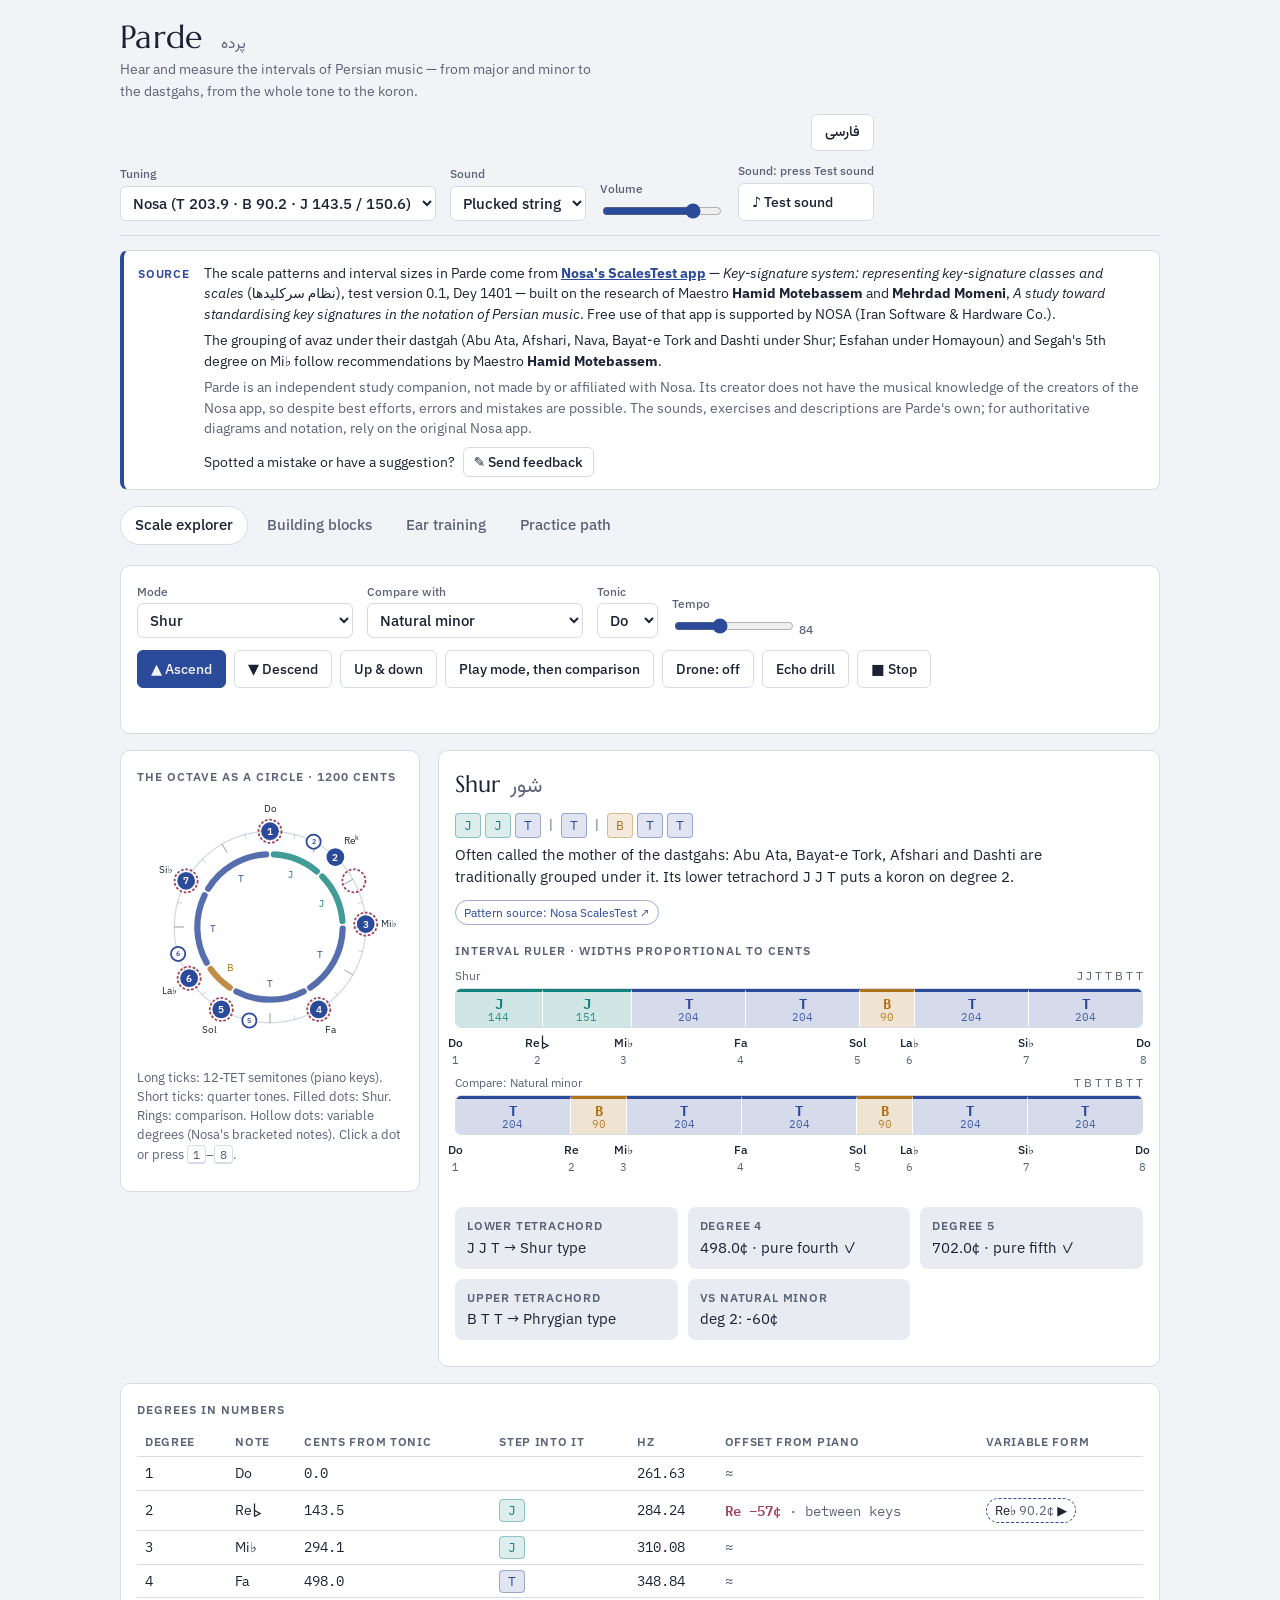
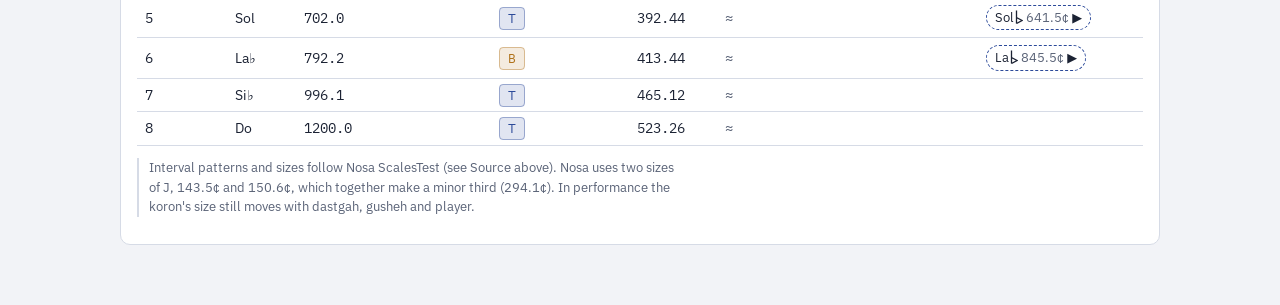
<file: index.html>
<!doctype html>
<html lang="en">
<head>
<meta charset="utf-8">
<meta name="viewport" content="width=device-width, initial-scale=1, viewport-fit=cover">
<title>Parde</title>
<meta name="description" content="Parde (پرده) — hear and measure the intervals of Persian music. Scale patterns and interval sizes after Nosa's ScalesTest app (music.nosa.com/ScalesTest), based on the research of Maestro Hamid Motebassem and Mehrdad Momeni.">
<link rel="icon" href="data:image/svg+xml,%3Csvg xmlns='http://www.w3.org/2000/svg' viewBox='0 0 32 32'%3E%3Crect width='32' height='32' rx='7' fill='%232c4a9a'/%3E%3Cpath d='M9 7v18M9 15l12 5-12 5' fill='none' stroke='white' stroke-width='2.4' stroke-linejoin='round'/%3E%3C/svg%3E">
<link rel="preconnect" href="https://fonts.googleapis.com">
<link rel="stylesheet" href="https://fonts.googleapis.com/css2?family=Marcellus&family=IBM+Plex+Sans:wght@400;500;600&family=IBM+Plex+Mono:wght@400;500&family=Vazirmatn:wght@400;600&display=swap">
<style>
:root{color-scheme:light;padding-top:env(safe-area-inset-top,0px);padding-bottom:env(safe-area-inset-bottom,0px)}
body{margin:0}
img{max-width:100%}
[hidden]{display:none!important}
</style>
<style>
/* Parde · src/styles.css — design tokens (light/dark), layout, components, right-to-left rules. */
:root{
  --bg:#f2f3f7; --surface:#ffffff; --sunk:#e8ebf2; --ink:#1b2233; --muted:#5a6377; --line:#d6dbe6;
  --T:#2c4a9a; --B:#b0721a; --J:#12837c; --S:#a3405a; --H:#6a4a9c;
  --accent:#2c4a9a; --good:#1f7a4a; --bad:#b3382f;
  --tint:.14;
  --display:"Marcellus", "Palatino Linotype", Georgia, serif;
  --body:"IBM Plex Sans", system-ui, -apple-system, "Segoe UI", sans-serif;
  --mono:"IBM Plex Mono", ui-monospace, Menlo, monospace;
  --fa:"Vazirmatn", "Geeza Pro", Tahoma, sans-serif;
}
@media (prefers-color-scheme: dark){
  :root:not([data-theme="light"]){
    color-scheme:dark;
    --bg:#0e121a; --surface:#161b26; --sunk:#1d2330; --ink:#e6e9f0; --muted:#98a1b4; --line:#2a3142;
    --T:#8ca6f2; --B:#e3aa4f; --J:#4cc4b9; --S:#e7849c; --H:#b095e6;
    --accent:#8ca6f2; --good:#5fc98c; --bad:#ef7a70; --tint:.2;
  }
}
:root[data-theme="dark"]{
  color-scheme:dark;
  --bg:#0e121a; --surface:#161b26; --sunk:#1d2330; --ink:#e6e9f0; --muted:#98a1b4; --line:#2a3142;
  --T:#8ca6f2; --B:#e3aa4f; --J:#4cc4b9; --S:#e7849c; --H:#b095e6;
  --accent:#8ca6f2; --good:#5fc98c; --bad:#ef7a70; --tint:.2;
}
*{box-sizing:border-box}
body{background:var(--bg);color:var(--ink);font-family:var(--body);font-size:15px;line-height:1.5}
.wrap{max-width:1080px;margin:0 auto;padding-inline:20px;padding-block:20px 60px}
header.top{display:flex;flex-wrap:wrap;align-items:flex-end;justify-content:space-between;gap:12px;padding-bottom:14px;border-bottom:1px solid var(--line)}
.brand h1{font-family:var(--display);font-weight:400;font-size:2rem;margin:0;letter-spacing:.01em;line-height:1.1}
.brand .fa{font-family:var(--fa);color:var(--muted);font-size:.95rem;margin-inline-start:.5rem}
.brand p{margin:.2rem 0 0;color:var(--muted);font-size:.9rem;max-width:60ch}
nav.tabs{display:flex;flex-wrap:wrap;gap:4px;margin-top:16px}
nav.tabs button{font:inherit;font-weight:500;background:none;border:1px solid transparent;color:var(--muted);padding:7px 14px;border-radius:999px;cursor:pointer}
nav.tabs button[aria-selected="true"]{background:var(--surface);border-color:var(--line);color:var(--ink)}
nav.tabs button:hover{color:var(--ink)}
button:focus-visible,select:focus-visible,input:focus-visible{outline:2px solid var(--accent);outline-offset:2px}
section.panel{margin-top:20px}
h2{font-family:var(--display);font-weight:400;font-size:1.45rem;margin:0 0 .3rem;text-wrap:balance}
h3{font-size:.78rem;text-transform:uppercase;letter-spacing:.08em;color:var(--muted);margin:0 0 .5rem;font-weight:600}
p{margin:.3rem 0 .7rem;max-width:68ch}
.muted{color:var(--muted)}
.box{background:var(--surface);border:1px solid var(--line);border-radius:10px;padding:16px}
.controls{display:flex;flex-wrap:wrap;gap:10px 14px;align-items:flex-end}
.field{display:flex;flex-direction:column;gap:3px;font-size:.78rem;color:var(--muted);font-weight:500}
select,input[type=number]{font:inherit;font-size:.92rem;color:var(--ink);background:var(--surface);border:1px solid var(--line);border-radius:6px;padding:6px 8px;min-width:0}
input[type=range]{accent-color:var(--accent);width:120px}
.btn{font:inherit;font-size:.9rem;font-weight:500;padding:7px 13px;border-radius:6px;border:1px solid var(--line);background:var(--surface);color:var(--ink);cursor:pointer;display:inline-flex;align-items:center;gap:6px}
.btn:hover{border-color:var(--accent)}
.btn.primary{background:var(--accent);border-color:var(--accent);color:var(--bg)}
.btn.on{background:var(--sunk);border-color:var(--accent)}
.btnrow{display:flex;flex-wrap:wrap;gap:8px}
.grid2{display:grid;grid-template-columns:minmax(0,300px) minmax(0,1fr);gap:18px;align-items:start}
@media (max-width:760px){.grid2{grid-template-columns:1fr}}
.mode-title{display:flex;flex-wrap:wrap;align-items:baseline;gap:10px}
.mode-title .fa{font-family:var(--fa);font-size:1.3rem;color:var(--muted)}
.chips{display:flex;flex-wrap:wrap;gap:4px;margin:6px 0}
.chip{font-family:var(--mono);font-size:.8rem;padding:2px 8px;border-radius:4px;color:var(--c);background:color-mix(in srgb,var(--c) calc(var(--tint)*100%),transparent);border:1px solid color-mix(in srgb,var(--c) 40%,transparent)}
.chip.sep{--c:var(--muted);background:none;border:none;padding:2px 2px}
/* ruler */
.ruler{position:relative;margin:8px 0 46px}
.ruler .lab{font-size:.75rem;color:var(--muted);margin-bottom:3px;display:flex;justify-content:space-between;gap:8px}
.ruler .bar{display:flex;height:40px;border-radius:6px;overflow:hidden;border:1px solid var(--line)}
.seg{--c:var(--T);display:flex;flex-direction:column;align-items:center;justify-content:center;border-right:1px solid var(--surface);background:color-mix(in srgb,var(--c) calc(var(--tint)*100% + 6%),var(--surface));color:var(--c);cursor:pointer;min-width:0;font-family:var(--mono);line-height:1.1;border-top:3px solid var(--c)}
.seg:last-child{border-right:none}
.seg b{font-size:.85rem}
.seg small{font-size:.66rem;opacity:.85}
.seg:hover{filter:brightness(1.08)}
.ticks{position:absolute;left:0;right:0;top:0;height:40px}
.tick{position:absolute;top:0;transform:translateX(-50%);text-align:center;font-size:.72rem;white-space:nowrap;cursor:pointer}
.tick .n{font-family:var(--mono);color:var(--muted);font-size:.68rem;display:block}
.tick .nm{font-weight:500}
.tick.hot .nm{color:var(--accent)}
.diffmark{position:absolute;top:-4px;height:calc(100% + 8px);border-left:2px dashed var(--S)}
/* wheel */
svg.wheel{width:100%;max-width:300px;height:auto;display:block;margin:auto}
svg.wheel text{font-family:var(--body)}
.dot{cursor:pointer}
.dot.hot circle{stroke:var(--ink);stroke-width:3}
/* table */
.tbl{overflow-x:auto}
table{border-collapse:collapse;width:100%;font-size:.86rem}
th,td{text-align:left;padding:6px 8px;border-bottom:1px solid var(--line);white-space:nowrap}
th{font-size:.72rem;text-transform:uppercase;letter-spacing:.06em;color:var(--muted);font-weight:600}
td.num{font-family:var(--mono);font-variant-numeric:tabular-nums}
.dev-big{color:var(--S);font-weight:600}
.acc{display:inline-block;vertical-align:-2px;margin-left:1px}
.facts{display:grid;grid-template-columns:repeat(auto-fit,minmax(170px,1fr));gap:10px;margin:10px 0}
.fact{background:var(--sunk);border-radius:8px;padding:10px 12px}
.fact .k{font-size:.72rem;text-transform:uppercase;letter-spacing:.07em;color:var(--muted);font-weight:600}
.fact .v{font-size:.92rem;margin-top:2px}
.note{font-size:.82rem;color:var(--muted);border-left:2px solid var(--line);padding-left:10px;margin-top:12px}
.stack{display:flex;flex-direction:column;gap:16px}
/* intervals */
.ivgrid{display:grid;grid-template-columns:repeat(auto-fit,minmax(190px,1fr));gap:12px}
.iv{--c:var(--T);background:var(--surface);border:1px solid var(--line);border-top:4px solid var(--c);border-radius:8px;padding:12px 14px;display:flex;flex-direction:column;gap:4px}
.iv .sym{font-family:var(--display);font-size:2rem;color:var(--c);line-height:1}
.iv .nm{font-weight:600}
.iv .fa{font-family:var(--fa);color:var(--muted)}
.iv .num{font-family:var(--mono);font-size:.82rem;color:var(--muted)}
.formula{font-family:var(--mono);background:var(--sunk);padding:10px 12px;border-radius:6px;overflow-x:auto;font-size:.88rem}
/* quiz */
.qtypes{display:flex;flex-wrap:wrap;gap:6px}
.qarea{margin-top:14px;display:flex;flex-direction:column;gap:12px}
.answers{display:flex;flex-wrap:wrap;gap:8px}
.answers .btn{min-width:88px;justify-content:center}
.answers .btn.right{background:color-mix(in srgb,var(--good) 20%,var(--surface));border-color:var(--good)}
.answers .btn.wrong{background:color-mix(in srgb,var(--bad) 18%,var(--surface));border-color:var(--bad)}
.fb{min-height:1.5em;font-weight:500}
.fb.good{color:var(--good)} .fb.bad{color:var(--bad)}
.score{display:flex;gap:18px;font-family:var(--mono);font-size:.85rem;color:var(--muted);flex-wrap:wrap}
.score b{color:var(--ink)}
.turn{font-weight:600;color:var(--accent)}
@keyframes pulse{0%,100%{opacity:1}50%{opacity:.35}}
.turn.live{animation:pulse 1s infinite}
@media (prefers-reduced-motion:reduce){.turn.live{animation:none}}
/* plan */
.stage{display:grid;grid-template-columns:auto 1fr;gap:12px;padding:14px 0;border-bottom:1px solid var(--line)}
.stage:last-child{border-bottom:none}
.stage .no{font-family:var(--display);font-size:1.6rem;color:var(--accent);width:2ch;text-align:center}
.stage h4{margin:0 0 4px;font-size:1rem}
.stage ul{margin:4px 0 0;padding-left:18px}
.stage li{margin:2px 0}
label.chk{display:flex;gap:8px;align-items:flex-start;cursor:pointer}
label.chk input{margin-top:4px;accent-color:var(--accent)}
.routine{display:grid;grid-template-columns:repeat(auto-fit,minmax(200px,1fr));gap:10px}
.rstep{background:var(--sunk);border-radius:8px;padding:12px}
.rstep .t{font-family:var(--mono);font-size:.8rem;color:var(--accent)}
#aStat[data-s="live"]{color:var(--good)}#aStat[data-s="blocked"]{color:var(--bad)}
kbd{font-family:var(--mono);font-size:.78rem;border:1px solid var(--line);border-bottom-width:2px;border-radius:4px;padding:0 5px;background:var(--surface)}
/* bilingual + credit */
.wrap[dir="rtl"]{font-family:var(--fa)}
.wrap[dir="rtl"] *{letter-spacing:0 !important}
.wrap[dir="rtl"] h1,.wrap[dir="rtl"] h2,.wrap[dir="rtl"] .stage .no{font-family:var(--fa);font-weight:600}
.wrap[dir="rtl"] h3,.wrap[dir="rtl"] th,.wrap[dir="rtl"] .fact .k{text-transform:none;font-size:.85rem}
.ltr{direction:ltr;unicode-bidi:isolate}
.wrap[dir="rtl"] .score,.wrap[dir="rtl"] .rstep .t{font-family:var(--fa)}
th,td{text-align:start}
.note{border-left:none;border-inline-start:2px solid var(--line);padding-left:0;padding-inline-start:10px}
.topright{display:flex;flex-direction:column;align-items:flex-end;gap:10px}
.wrap[dir="rtl"] .topright{align-items:flex-start}
.langbtn{font-family:var(--fa)}
.wrap[dir="rtl"] .langbtn{font-family:var(--body)}
a{color:var(--accent)}
.credit{margin-top:14px;display:grid;grid-template-columns:auto 1fr;gap:4px 14px;align-items:start;background:var(--surface);border:1px solid var(--line);border-inline-start:4px solid var(--accent);border-radius:8px;padding:12px 14px;font-size:.86rem}
.credit .lbl{font-size:.72rem;font-weight:600;text-transform:uppercase;letter-spacing:.07em;color:var(--accent);padding-top:2px}
.credit p{margin:0 0 .35rem;max-width:none}
.credit p:last-child{margin-bottom:0}
@media (max-width:600px){.credit{grid-template-columns:1fr}}
.fbrow{display:flex;flex-wrap:wrap;align-items:center;gap:8px;margin-top:.5rem!important}
.fbrow .btn{padding:4px 10px;font-size:.85rem}
.altbtn{font:inherit;font-size:.8rem;padding:2px 8px;border-radius:999px;border:1px dashed var(--accent);background:var(--surface);color:var(--ink);cursor:pointer;margin:1px 0}
.altbtn:hover{background:var(--sunk)}
.altdot{cursor:pointer}
.srcbadge{display:inline-flex;gap:6px;align-items:center;font-size:.78rem;padding:2px 8px;border-radius:999px;border:1px solid var(--line);color:var(--muted);text-decoration:none}
a.srcbadge{color:var(--accent);border-color:color-mix(in srgb,var(--accent) 45%,transparent)}
</style>
</head>
<body>
<div class="wrap" id="app" dir="ltr" lang="en">
  <header class="top">
    <div class="brand">
      <h1 id="h1"></h1>
      <p data-i18n="sub"></p>
    </div>
    <div class="topright">
      <button class="btn langbtn" id="langBtn" type="button"></button>
      <div class="controls" aria-label="Sound settings">
        <label class="field"><span data-i18n="tuning"></span>
          <select id="tuning"><option value="nosa" data-i18n="tun_nosa"></option><option value="q" data-i18n="tun_q"></option></select>
        </label>
        <label class="field"><span data-i18n="sound"></span>
          <select id="timbre"><option value="pluck" data-i18n="pluck"></option><option value="sine" data-i18n="sine"></option></select>
        </label>
        <label class="field"><span data-i18n="volume"></span> <input type="range" id="vol" min="0" max="1" step="0.05" value="0.8"></label>
        <div class="field"><span id="aStat" data-s="unknown"></span><button class="btn" id="aTest" data-i18n="test"></button></div>
      </div>
    </div>
  </header>

  <aside class="credit" id="credit" aria-labelledby="creditLbl">
    <div class="lbl" id="creditLbl" data-i18n="credit_lbl"></div>
    <div data-i18n="credit_body"></div>
  </aside>

  <nav class="tabs" role="tablist">
    <button role="tab" data-tab="explore" aria-selected="true" data-i18n="tab_explore"></button>
    <button role="tab" data-tab="intervals" aria-selected="false" data-i18n="tab_intervals"></button>
    <button role="tab" data-tab="ear" aria-selected="false" data-i18n="tab_ear"></button>
    <button role="tab" data-tab="plan" aria-selected="false" data-i18n="tab_plan"></button>
  </nav>

  <!-- EXPLORER -->
  <section class="panel" id="tab-explore">
    <div class="box">
      <div class="controls">
        <label class="field"><span data-i18n="mode"></span> <select id="mode"></select></label>
        <label class="field"><span data-i18n="cmp"></span> <select id="cmp"></select></label>
        <label class="field"><span data-i18n="tonic"></span> <select id="tonic"></select></label>
        <label class="field"><span data-i18n="tempo"></span> <span><input type="range" id="bpm" min="40" max="160" value="84"> <span id="bpmv" class="muted">84</span></span></label>
      </div>
      <div class="btnrow" style="margin-top:12px">
        <button class="btn primary" id="pUp" data-i18n="up"></button>
        <button class="btn" id="pDown" data-i18n="down"></button>
        <button class="btn" id="pBoth" data-i18n="both"></button>
        <button class="btn" id="pCmp" data-i18n="pcmp"></button>
        <button class="btn" id="pDrone" aria-pressed="false"></button>
        <button class="btn" id="pEcho" data-i18n="echo"></button>
        <button class="btn" id="pStop" data-i18n="stop"></button>
      </div>
      <div id="echoStatus" class="muted" style="margin-top:8px;min-height:1.4em"></div>
    </div>

    <div class="grid2" style="margin-top:16px">
      <div class="box">
        <h3 data-i18n="wheel_h"></h3>
        <div id="wheel" class="ltr"></div>
        <p class="muted" style="font-size:.8rem;margin-top:8px" id="wheelNote"></p>
      </div>
      <div class="box stack">
        <div>
          <div class="mode-title"><h2 id="mName"></h2><span class="fa" id="mFa"></span></div>
          <div class="chips ltr" id="mChips"></div>
          <p id="mDesc"></p>
          <p class="note" id="mNote" hidden></p>
          <div id="mSrc"></div>
        </div>
        <div>
          <h3 data-i18n="ruler_h"></h3>
          <div id="rulers" class="ltr"></div>
        </div>
        <div class="facts" id="facts"></div>
      </div>
    </div>

    <div class="box" style="margin-top:16px">
      <h3 data-i18n="deg_h"></h3>
      <div class="tbl"><table id="dtable"></table></div>
      <p class="note" data-i18n="model_note"></p>
    </div>
  </section>

  <!-- INTERVALS -->
  <section class="panel" id="tab-intervals" hidden>
    <div class="stack">
      <div class="box">
        <h2 data-i18n="iv_h2"></h2>
        <p data-i18n="iv_p"></p>
        <div class="ivgrid" id="ivgrid"></div>
      </div>
      <div class="box">
        <h2 data-i18n="cents_h2"></h2>
        <p data-i18n="cents_p"></p>
        <div class="formula ltr">cents = 1200 · log₂(f₂ / f₁)&nbsp;&nbsp;&nbsp;&nbsp;e.g. 9/8 → 1200·log₂(1.125) = 203.9¢</div>
        <div class="controls" style="margin-top:12px">
          <label class="field">f₁ (Hz) <input type="number" id="f1" value="261.63" step="0.01" style="width:110px"></label>
          <label class="field">f₂ (Hz) <input type="number" id="f2" value="285" step="0.01" style="width:110px"></label>
          <button class="btn" id="fPlay" data-i18n="playboth"></button>
          <div class="field"><span data-i18n="result"></span> <span id="fRes" style="font-family:var(--mono);color:var(--ink);font-size:.95rem"></span></div>
        </div>
        <p class="note" data-i18n="beats_note"></p>
      </div>
      <div class="box">
        <h2 data-i18n="mm_h2"></h2>
        <p data-i18n="mm_p"></p>
        <div id="mmRulers" class="ltr"></div>
        <div class="btnrow"><button class="btn" data-play="major" data-i18n="play_major"></button><button class="btn" data-play="minor" data-i18n="play_minor"></button><button class="btn" data-play="shur" data-i18n="play_shur"></button></div>
        <p class="note" data-i18n="mm_note"></p>
      </div>
    </div>
  </section>

  <!-- EAR -->
  <section class="panel" id="tab-ear" hidden>
    <div class="box">
      <h2 data-i18n="ear_h2"></h2>
      <p class="muted" data-i18n="ear_p"></p>
      <div class="qtypes" id="qtypes"></div>
      <div class="controls" style="margin-top:12px">
        <label class="field"><span data-i18n="level"></span> <select id="qlevel"></select></label>
        <label class="field"><span data-i18n="playas"></span> <select id="qhow"><option value="mel" data-i18n="mel"></option><option value="harm" data-i18n="harm"></option></select></label>
      </div>
      <div class="qarea">
        <div id="qprompt" style="font-weight:500"></div>
        <div class="btnrow"><button class="btn" id="qReplay" data-i18n="replay"></button><button class="btn" id="qStop" data-i18n="stop"></button><button class="btn" id="qRef" data-i18n="hear"></button><button class="btn primary" id="qNext" data-i18n="next"></button></div>
        <div class="answers" id="qans"></div>
        <div class="fb" id="qfb"></div>
        <div class="score" id="qscore"></div>
      </div>
    </div>
  </section>

  <!-- PLAN -->
  <section class="panel" id="tab-plan" hidden>
    <div class="stack">
      <div class="box">
        <h2 data-i18n="daily_h2"></h2>
        <div class="routine">
          <div class="rstep"><div class="t" data-i18n="r1t"></div><span data-i18n="r1"></span></div>
          <div class="rstep"><div class="t" data-i18n="r2t"></div><span data-i18n="r2"></span></div>
          <div class="rstep"><div class="t" data-i18n="r3t"></div><span data-i18n="r3"></span></div>
          <div class="rstep"><div class="t" data-i18n="r4t"></div><span data-i18n="r4"></span></div>
        </div>
      </div>
      <div class="box">
        <h2 data-i18n="path_h2"></h2>
        <p class="muted" data-i18n="path_p"></p>
        <div id="stages"></div>
      </div>
    </div>
  </section>
</div>
<script>
(()=>{
/* Parde · src/js/00-core.js
   DOM helpers, per-browser storage (localStorage, wrapped so the app works without it), Nosa link.
   Fragment of one shared scope: tools/build.py concatenates src/js/*.js in name order
   inside a single (()=>{ ... })() closure. Not an ES module. */
const $=s=>document.querySelector(s), $$=s=>[...document.querySelectorAll(s)];
const store={get(k,d){try{const v=localStorage.getItem('dlab-'+k);return v==null?d:JSON.parse(v)}catch(e){return d}},set(k,v){try{localStorage.setItem('dlab-'+k,JSON.stringify(v))}catch(e){}}};
const NOSA='https://music.nosa.com/ScalesTest/';

/* Parde · src/js/10-i18n.js
   All user-facing text in English and Persian (TX), and the tx()/L2() lookup helpers.
   Fragment of one shared scope: tools/build.py concatenates src/js/*.js in name order
   inside a single (()=>{ ... })() closure. Not an ES module. */
/* ---------- text (English / فارسی) ---------- */
const TX={
en:{
 h1:'Parde <span class="fa">پرده</span>',
 sub:'Hear and measure the intervals of Persian music — from major and minor to the dastgahs, from the whole tone to the koron.',
 lang:'فارسی',
 tuning:'Tuning',tun_nosa:'Nosa (T 203.9 · B 90.2 · J 143.5 / 150.6)',tun_q:'Vaziri 24-TET (T 200 · B 100 · J 150)',
 sound:'Sound',pluck:'Plucked string',sine:'Pure tone',volume:'Volume',test:'♪ Test sound',
 st_live:'Sound ready',st_file:'Sound: compatibility mode',st_unknown:'Sound: press Test sound',st_blocked:'Sound blocked by the browser',
 drone_on:'Drone: on',drone_off:'Drone: off',
 credit_lbl:'Source',
 credit_body:`<p>The scale patterns and interval sizes in Parde come from <a href="${NOSA}" target="_blank" rel="noopener"><b>Nosa's ScalesTest app</b></a> — <i>Key-signature system: representing key-signature classes and scales</i> (<span class="fa" lang="fa">نظام سرکلیدها</span>), test version 0.1, Dey 1401 — built on the research of Maestro <b>Hamid Motebassem</b> and <b>Mehrdad Momeni</b>, <i>A study toward standardising key signatures in the notation of Persian music</i>. Free use of that app is supported by NOSA (Iran Software &amp; Hardware Co.).</p><p>The grouping of avaz under their dastgah (Abu Ata, Afshari, Nava, Bayat-e Tork and Dashti under Shur; Esfahan under Homayoun) and Segah's 5th degree on Mi♭ follow recommendations by Maestro <b>Hamid Motebassem</b>.</p><p class="muted">Parde is an independent study companion, not made by or affiliated with Nosa. Its creator does not have the musical knowledge of the creators of the Nosa app, so despite best efforts, errors and mistakes are possible. The sounds, exercises and descriptions are Parde's own; for authoritative diagrams and notation, rely on the original Nosa app.</p><p class="fbrow">Spotted a mistake or have a suggestion? <button class="btn" id="fbBtn" type="button">✎ Send feedback</button> <span class="muted" id="fbMsg" role="status"></span></p>`,
 tab_explore:'Scale explorer',tab_intervals:'Building blocks',tab_ear:'Ear training',tab_plan:'Practice path',
 mode:'Mode',cmp:'Compare with',tonic:'Tonic',tempo:'Tempo',
 up:'▲ Ascend',down:'▼ Descend',both:'Up &amp; down',pcmp:'Play mode, then comparison',echo:'Echo drill',stop:'■ Stop',
 none:'— none —',g_Western:'Western',g_Dastgah:'Dastgah & their avaz','g_Avaz & gusheh':'Other gushehs & maqams (Nosa)',
 wheel_h:'The octave as a circle · 1200 cents',
 wheel_note:'Long ticks: 12-TET semitones (piano keys). Short ticks: quarter tones. Filled dots: {m}. Rings: comparison. Hollow dots: variable degrees (Nosa\'s bracketed notes). Click a dot or press <kbd>1</kbd>–<kbd>8</kbd>.',
 ruler_h:'Interval ruler · widths proportional to cents',deg_h:'Degrees in numbers',
 model_note:'Interval patterns and sizes follow Nosa ScalesTest (see Source above). Nosa uses two sizes of J, 143.5¢ and 150.6¢, which together make a minor third (294.1¢). In performance the koron\'s size still moves with dastgah, gusheh and player.',
 src_nosa:'Pattern source: Nosa ScalesTest ↗',src_mm:'Mode relation: recommendation of Maestro Hamid Motebassem',src_lab:'Pattern: standard Western theory — not listed in the Nosa app',
 f_lower:'Lower tetrachord',f_deg4:'Degree 4',f_deg5:'Degree 5',f_upper:'Upper tetrachord',f_upperpart:'Upper part',
 type:'type',notpure4:'not a pure fourth',pure4:'pure fourth ✓',pure5:'pure fifth ✓',from4:'¢ from a pure fourth',from5:'¢ from a pure fifth',deg58:'(degrees 5–8)',
 vs:'vs',deg:'deg',identical:'identical pitches',compare:'Compare: ',
 th:['Degree','Note','Cents from tonic','Step into it','Hz','Offset from piano','Variable form'],between:'between keys',near:'≈ on a piano key (within 10¢)',
 echo_listen:'Phrase {n}/8 · <span class="muted">listen…</span>{prev}',echo_prev:' <span class="muted">· previous answer: {a}</span>',echo_turn:'Phrase {n}/8 · <span class="turn live">your turn — play it back</span> <button class="btn" id="echoReveal" type="button">Show answer</button>',echo_ans:'<span class="muted">answer: {a}</span>',echo_done:'Echo drill finished — 8 phrases. Run it again or change mode.',
 iv_h2:'Every scale here is built from five step sizes',
 iv_p:'Western theory names only two steps — whole (T) and half (B). Persian theory adds the neutral step <b>J</b> (mojannab), the one you hear at a koron, and its complement <b>S</b>. Learn to hear these five and every scale in the explorer becomes a readable sentence. The letters follow the Nosa app.',
 play:'Play',vsT:'vs T',qt:'24-TET: {n} quarter tones',
 cents_h2:'Why cents?',cents_p:'Pitch perception is logarithmic: every octave doubles frequency. The cent turns ratios into additive numbers — 1200 per octave — so a scale is just a list of step sizes that sums to 1200.',
 playboth:'Play both',result:'Result',calc:'{c}¢ · beats {b}/s · nearest step {k}',
 beats_note:'Tuning tip for the setar: when two pitches are close, you hear beats at |f₁ − f₂| per second. Play a note against the drone and adjust until the beating slows to nothing.',
 mm_h2:'Major and minor, written in steps',
 mm_p:'A scale of 7 steps splits naturally into two <b>tetrachords</b> (four notes spanning a perfect fourth, 498¢) joined by a whole tone. Persian theory calls the tetrachord a <i>dang</i>. Change which small steps fill the fourth and you change the mode.',
 play_major:'Play major',play_minor:'Play natural minor',play_shur:'Play Shur',
 mm_note:'Notice: natural minor and Shur share every note except degree 2, which Shur lowers by about 60¢ to a koron.',
 ear_h2:'Ear training',ear_p:'Each question plays automatically. Replay as often as you like — the goal is recognition, not speed.',
 level:'Level',playas:'Play as',mel:'Melodic (one after the other)',harm:'Melodic, then together',
 replay:'↻ Replay',hear:'Hear the choices',next:'Next question',
 fb_ok:'Correct.',fb_no:'Not quite — it was {x}. Replay to hear it again.',
 sc_all:'Overall',sc_20:'Last 20',sc_ready:' · ready for next level',sc_streak:'Streak',sc_best:'best',on:'on',
 daily_h2:'Daily 20 minutes',
 r1t:'0–3 min · Tune in',r1:'Explorer → drone on. Play the tonic on setar against the drone until the beating disappears. Then the fifth.',
 r2t:'3–8 min · Walk the scale',r2:'Play the current stage\'s scale up and down with the app, then alone. Sing it once, on degree numbers.',
 r3t:'8–15 min · Ear drill',r3:'Ear-training tab at your stage\'s exercise. Stop at 20 questions; note your score.',
 r4t:'15–20 min · Echo',r4:'Echo drill: the app plays a 4-note phrase, you answer it on the setar in the gap. The answer appears after each phrase.',
 fb_signin:'Feedback uses claude.ai comments — sign in to claude.ai to leave one.',fb_open:'Write your note in the comment box and post it.',fb_gh:'Opened GitHub in a new tab — a free GitHub account is needed to post.',
 path_h2:'The path',path_p:'Move on when you score 85% or more over 20 questions, two days in a row. Ticks are saved in this browser.'
},
fa:{
 h1:'پرده <span class="fa" lang="en" dir="ltr">Parde</span>',
 sub:'شنیدن و سنجیدن فواصل موسیقی ایرانی — از ماژور و مینور تا دستگاه‌ها، از پرده تا کُرُن.',
 lang:'English',
 tuning:'سیستم فواصل',tun_nosa:'نوسا (T 203.9 · B 90.2 · J 143.5 / 150.6)',tun_q:'۲۴ ربع‌پرده‌ی وزیری (T 200 · B 100 · J 150)',
 sound:'صدا',pluck:'سیم زخمه‌ای',sine:'صدای سینوسی',volume:'حجم صدا',test:'♪ آزمایش صدا',
 st_live:'صدا آماده است',st_file:'صدا: حالت سازگاری',st_unknown:'صدا: «آزمایش صدا» را بزنید',st_blocked:'مرورگر صدا را مسدود کرده است',
 drone_on:'واخوان: روشن',drone_off:'واخوان: خاموش',
 credit_lbl:'منبع',
 credit_body:`<p>الگوهای گام و اندازه‌ی فواصل در «پرده» از <a href="${NOSA}" target="_blank" rel="noopener"><b>نرم‌افزار ScalesTest نوسا</b></a> گرفته شده است — «نظام سرکلیدها: بازنمایی کلاس‌های سرکلید و اشل‌ها»، نسخه‌ی آزمایشی ۰٫۱، دی ماه ۱۴۰۱ — بر اساس پژوهش استاد <b>حمید متبسم</b> و <b>مهرداد مومنی</b>، «پژوهشی برای تثبیت سرکلیدها در نگارش موسیقی ایرانی». استفاده‌ی آزاد از آن نرم‌افزار با پشتیبانی شرکت نرم‌افزار و سخت‌افزار ایران (نوسا) میسر شده است.</p><p>دسته‌بندی آوازها زیر دستگاه‌هایشان (ابوعطا، افشاری، نوا، بیات ترک و دشتی زیر شور؛ اصفهان زیر همایون) و درجه‌ی پنجم سه‌گاه روی می‌بمل به توصیه‌ی استاد <b>حمید متبسم</b> است.</p><p class="muted">«پرده» یک ابزار آموزشی مستقل است و ساخته‌ی نوسا نیست و وابستگی به آن ندارد. سازنده‌ی این ابزار دانش موسیقایی پدیدآورندگان نرم‌افزار نوسا را ندارد؛ بنابراین با وجود همه‌ی تلاش‌ها، خطا و اشتباه ممکن است. صداها، تمرین‌ها و توضیحات از خود این ابزار است؛ برای نمودارها و نگارش معتبر، به نرم‌افزار اصلی نوسا مراجعه کنید.</p><p class="fbrow">اشتباهی دیدید یا پیشنهادی دارید؟ <button class="btn" id="fbBtn" type="button">✎ ارسال بازخورد</button> <span class="muted" id="fbMsg" role="status"></span></p>`,
 tab_explore:'کاوشگر گام',tab_intervals:'فواصل پایه',tab_ear:'تربیت شنوایی',tab_plan:'مسیر تمرین',
 mode:'گام / مُد',cmp:'مقایسه با',tonic:'نت پایه',tempo:'سرعت',
 up:'▲ بالارونده',down:'▼ پایین‌رونده',both:'بالا و پایین',pcmp:'پخش گام، سپس گام مقایسه',echo:'تمرین پژواک',stop:'■ توقف',
 none:'— هیچ —',g_Western:'غربی',g_Dastgah:'دستگاه‌ها و آوازهایشان','g_Avaz & gusheh':'گوشه‌ها و مقام‌های دیگر (نوسا)',
 wheel_h:'اکتاو به شکل دایره · ۱۲۰۰ سنت',
 wheel_note:'خط‌های بلند: نیم‌پرده‌های تعدیل‌شده (کلیدهای پیانو). خط‌های کوتاه: ربع‌پرده‌ها. دایره‌های پر: {m}. حلقه‌ها: گام مقایسه. دایره‌های توخالی: درجه‌های متغیر (نت‌های داخل پرانتز در نوسا). روی یک نقطه بزنید یا کلید <kbd>1</kbd> تا <kbd>8</kbd> را فشار دهید.',
 ruler_h:'خط‌کش فواصل · پهنا متناسب با سنت',deg_h:'درجه‌ها به عدد',
 model_note:'الگوها و اندازه‌ی فواصل مطابق ScalesTest نوسا است (بخش «منبع» را در بالا ببینید). نوسا دو اندازه برای J به کار می‌برد، ۱۴۳٫۵ و ۱۵۰٫۶ سنت، که با هم یک سوم کوچک (۲۹۴٫۱ سنت) می‌سازند. در اجرا اندازه‌ی کُرُن همچنان با دستگاه، گوشه و نوازنده تغییر می‌کند.',
 src_nosa:'منبع الگو: ScalesTest نوسا ↗',src_mm:'رابطه‌ی گام‌ها: به توصیه‌ی استاد حمید متبسم',src_lab:'الگو: نظریه‌ی استاندارد غربی — در نرم‌افزار نوسا نیامده',
 f_lower:'دانگ پایین',f_deg4:'درجه‌ی ۴',f_deg5:'درجه‌ی ۵',f_upper:'دانگ بالا',f_upperpart:'بخش بالا',
 type:'',notpure4:'چهارم درست نیست',pure4:'چهارم درست ✓',pure5:'پنجم درست ✓',from4:' سنت فاصله با چهارم درست',from5:' سنت فاصله با پنجم درست',deg58:'(درجه‌های ۵ تا ۸)',
 vs:'در برابر',deg:'درجه‌ی',identical:'نت‌ها یکسان‌اند',compare:'مقایسه: ',
 th:['درجه','نت','سنت از نت پایه','فاصله‌ی ورودی','هرتز','فاصله تا کلید پیانو','شکل متغیر'],between:'بین کلیدها',near:'≈ روی کلید پیانو (کمتر از ۱۰ سنت)',
 echo_listen:'جمله‌ی {n} از ۸ · <span class="muted">گوش دهید…</span>{prev}',echo_prev:' <span class="muted">· پاسخ قبلی: <bdi dir="ltr">{a}</bdi></span>',echo_turn:'جمله‌ی {n} از ۸ · <span class="turn live">نوبت شماست — آن را بنوازید</span> <button class="btn" id="echoReveal" type="button">نمایش پاسخ</button>',echo_ans:'<span class="muted">پاسخ: <bdi dir="ltr">{a}</bdi></span>',echo_done:'تمرین پژواک تمام شد — ۸ جمله. دوباره اجرا کنید یا گام را عوض کنید.',
 iv_h2:'همه‌ی گام‌های اینجا از پنج اندازه‌ی فاصله ساخته می‌شوند',
 iv_p:'نظریه‌ی غربی فقط دو فاصله را نام می‌برد — پرده (T) و نیم‌پرده (B). نظریه‌ی ایرانی فاصله‌ی میانه‌ی <b>J</b> (مجنب) را می‌افزاید، همان که در کُرُن می‌شنوید، و مکمل آن <b>S</b> را. این پنج فاصله را بشناسید تا هر گام در کاوشگر مانند جمله‌ای خوانا شود. حروف مطابق نرم‌افزار نوسا است.',
 play:'پخش',vsT:'در برابر T',qt:'۲۴ قسمتی: {n} ربع‌پرده',
 cents_h2:'چرا سنت؟',cents_p:'درک زیر و بمی لگاریتمی است: هر اکتاو فرکانس را دو برابر می‌کند. سنت نسبت‌ها را به عددهای جمع‌پذیر تبدیل می‌کند — ۱۲۰۰ در هر اکتاو — پس هر گام فهرستی از اندازه‌ی فواصل است که جمعشان ۱۲۰۰ می‌شود.',
 playboth:'پخش هر دو',result:'نتیجه',calc:'{c} سنت · ضربان {b} در ثانیه · نزدیک‌ترین فاصله {k}',
 beats_note:'نکته‌ی کوک سه‌تار: وقتی دو صدا نزدیک به هم‌اند، ضربان‌هایی با بسامد |f₁ − f₂| در ثانیه می‌شنوید. نتی را همراه واخوان بزنید و آن‌قدر تنظیم کنید تا ضربان از بین برود.',
 mm_h2:'ماژور و مینور، به زبان فاصله‌ها',
 mm_p:'گامی هفت‌فاصله‌ای به‌طور طبیعی به دو <b>دانگ</b> (چهار نت در فاصله‌ی چهارم درست، ۴۹۸ سنت) تقسیم می‌شود که با یک پرده به هم وصل‌اند. با تغییر فواصل کوچکی که چهارم را پر می‌کنند، مُد عوض می‌شود.',
 play_major:'پخش ماژور',play_minor:'پخش مینور طبیعی',play_shur:'پخش شور',
 mm_note:'دقت کنید: مینور طبیعی و شور در همه‌ی نت‌ها جز درجه‌ی دوم مشترک‌اند؛ شور آن را حدود ۶۰ سنت پایین می‌آورد و کُرُن می‌کند.',
 ear_h2:'تربیت شنوایی',ear_p:'هر سؤال خودکار پخش می‌شود. هر چند بار که خواستید دوباره گوش دهید — هدف شناختن است، نه سرعت.',
 level:'سطح',playas:'نحوه‌ی پخش',mel:'ملودیک (پشت سر هم)',harm:'ملودیک، سپس همزمان',
 replay:'↻ پخش دوباره',hear:'شنیدن گزینه‌ها',next:'سؤال بعدی',
 fb_ok:'درست است.',fb_no:'نه کاملاً — پاسخ «{x}» بود. دوباره گوش دهید.',
 sc_all:'کل',sc_20:'۲۰ تای آخر',sc_ready:' · آماده‌ی سطح بعد',sc_streak:'پیاپی درست',sc_best:'بهترین',on:'روی',
 daily_h2:'روزانه ۲۰ دقیقه',
 r1t:'۰ تا ۳ دقیقه · کوک',r1:'کاوشگر ← واخوان روشن. نت پایه را روی سه‌تار همراه واخوان بزنید تا ضربان از بین برود. سپس پنجم را.',
 r2t:'۳ تا ۸ دقیقه · پیمودن گام',r2:'گام مرحله‌ی فعلی را همراه برنامه بالا و پایین بزنید، سپس به‌تنهایی. یک بار هم آن را با شماره‌ی درجه‌ها بخوانید.',
 r3t:'۸ تا ۱۵ دقیقه · تمرین گوش',r3:'تمرین مرحله‌ی خود را در بخش تربیت شنوایی انجام دهید. پس از ۲۰ سؤال بایستید و امتیاز را یادداشت کنید.',
 r4t:'۱۵ تا ۲۰ دقیقه · پژواک',r4:'تمرین پژواک: برنامه یک جمله‌ی چهارنتی می‌زند و شما در سکوتِ بعد آن را روی سه‌تار پاسخ می‌دهید. پاسخ پس از هر جمله نشان داده می‌شود.',
 fb_signin:'بازخورد از طریق نظرهای claude.ai ثبت می‌شود — برای نوشتن آن وارد claude.ai شوید.',fb_open:'یادداشت خود را در کادر نظر بنویسید و ارسال کنید.',fb_gh:'گیت‌هاب در زبانه‌ی تازه باز شد — برای ارسال، یک حساب رایگان گیت‌هاب لازم است.',
 path_h2:'مسیر',path_p:'وقتی دو روز پشت سر هم در ۲۰ سؤال ۸۵٪ یا بیشتر گرفتید، به مرحله‌ی بعد بروید. تیک‌ها در همین مرورگر ذخیره می‌شوند.'
}};
const L2=(en,fa)=>S.lang==='fa'?fa:en;               // pick one of a pair
const tx=(k,vars)=>{let s=(TX[S.lang]&&TX[S.lang][k]!=null)?TX[S.lang][k]:TX.en[k];if(vars&&typeof s==='string')for(const [a,b] of Object.entries(vars))s=s.split('{'+a+'}').join(b);return s};

/* Parde · src/js/20-theory.js
   Music model: tunings (Nosa / Vaziri 24-TET), Nosa degree positions and variable degrees,
   the mode list incl. avaz derived from their dastgah, note spelling with koron/sori, app state S.
   Fragment of one shared scope: tools/build.py concatenates src/js/*.js in name order
   inside a single (()=>{ ... })() closure. Not an ES module. */
/* ---------- theory model ---------- */
const lg=x=>1200*Math.log2(x);
const TUN={
  /* Nosa ScalesTest constants: T 203.91, B 90.22, J 143.5 (small) / 150.63 (large, = T+B−J), S = 2T−J, H = 2T−B */
  nosa:{T:203.91,B:90.22,J:143.5,Jl:203.91+90.22-143.5,S:2*203.91-143.5,H:2*203.91-90.22,
        nat:[0,lg(9/8),lg(81/64),lg(4/3),lg(3/2),lg(27/16),lg(243/128)],flat:lg(2187/2048)},
  q:{T:200,B:100,J:150,S:250,H:300,nat:[0,200,400,500,700,900,1100],flat:100}
};
const IVINFO={
  T:{name:'Tanini',fa:'طنینی',en:'whole tone',enFa:'پرده',ratio:'9 : 8',q:200},
  B:{name:'Baqiyye',fa:'بقیه',en:'small half step (limma)',enFa:'نیم‌پرده‌ی کوچک (لیما)',ratio:'256 : 243',q:100},
  J:{name:'Mojannab',fa:'مجنب',en:'neutral step — the koron sound',enFa:'فاصله‌ی میانه — صدای کُرُن',ratio:'small + large = 294.1¢ (32 : 27)',q:150},
  S:{name:'Large step',fa:'فاصله‌ی بزرگ',en:'T + (T − J)',enFa:'T + (T − J)',ratio:'2T − J',q:250},
  H:{name:'Augmented 2nd',fa:'دوم افزوده',en:'T + apotome',enFa:'T + آپوتوم',ratio:'19683 : 16384',q:300}
};
const ivName=k=>L2(IVINFO[k].name,IVINFO[k].fa);
/* src: 'nosa' = pattern taken from the Nosa ScalesTest app; 'lab' = standard Western theory added here */
const MODES=[
 {id:'major',g:'Western',src:'nosa',name:'Major',fa:'ماژور',pat:'TTBTTTB',
  desc:'The Western major scale: a T T B tetrachord, a whole tone, then the same tetrachord again. In the Persian system the same pattern appears as Mahur. (Nosa lists it as “Major mode, Western classical”.)',
  descFa:'گام ماژور غربی: دانگ T T B، یک پرده، و دوباره همان دانگ. در موسیقی ایرانی همین الگو در ماهور دیده می‌شود. (در نوسا با نام «مد ماژور (کلاسیک غربی)» آمده است.)'},
 {id:'minor',g:'Western',src:'lab',name:'Natural minor',fa:'مینور طبیعی',pat:'TBTTBTT',
  desc:'Natural (Aeolian) minor. Compare it with Shur: the two share every note except degree 2.',
  descFa:'مینور طبیعی (ائولین). آن را با شور مقایسه کنید: همه‌ی نت‌ها جز درجه‌ی دوم یکسان‌اند.'},
 {id:'hminor',g:'Western',src:'lab',name:'Harmonic minor',fa:'مینور هارمونیک',pat:'TBTTBHB',
  desc:'Natural minor with a raised 7th, creating an augmented second (H) between degrees 6 and 7 — the Western ear\'s idea of an "eastern" sound. Compare its B H B with the J S B of Chahargah and Homayoun.',
  descFa:'مینور طبیعی با درجه‌ی هفتمِ بالابرده، که میان درجه‌های ۶ و ۷ یک دوم افزوده (H) می‌سازد — همان صدایی که گوش غربی «شرقی» می‌شنود. B H B آن را با J S B چهارگاه و همایون مقایسه کنید.'},
 {id:'shur',g:'Dastgah',src:'nosa',name:'Shur',fa:'شور',pat:'JJTTBTT',
  desc:'Often called the mother of the dastgahs: Abu Ata, Bayat-e Tork, Afshari and Dashti are traditionally grouped under it. Its lower tetrachord J J T puts a koron on degree 2.',
  descFa:'اغلب «مادر دستگاه‌ها» خوانده می‌شود: ابوعطا، بیات ترک، افشاری و دشتی به‌طور سنتی زیرمجموعه‌ی آن‌اند. دانگ پایینی J J T درجه‌ی دوم را کُرُن می‌کند.'},
 {id:'abuata',g:'Dastgah',src:'mm',parent:'shur',rot:3,name:'Abu Ata',fa:'ابوعطا'},
 {id:'afsh',g:'Dastgah',src:'mm',parent:'shur',rot:3,name:'Afshari',fa:'افشاری'},
 {id:'nava',g:'Dastgah',src:'mm',parent:'shur',rot:3,name:'Nava',fa:'نوا'},
 {id:'bayattork',g:'Dastgah',src:'mm',parent:'shur',rot:2,name:'Bayat-e Tork',fa:'بیات ترک'},
 {id:'dashti',g:'Dastgah',src:'mm',parent:'shur',rot:4,name:'Dashti',fa:'دشتی'},
 {id:'segah',g:'Dastgah',src:'nosa',name:'Segah',fa:'سه‌گاه',pat:'JTJJTTJ',
  mm:['Degree 5 follows a recommendation by Maestro Hamid Motebassem: for Segah on Mi♭ (starting on Mi koron), Si koron instead of Si♭, because it sounds better. It also makes a pure fifth above the tonic. Nosa\'s Si♭ is kept as the variable form.','درجه‌ی پنجم به توصیه‌ی استاد حمید متبسم است: در سه‌گاه روی می‌بمل (شروع از می کُرُن)، سی کُرُن به جای سی‌بمل، چون خوش‌صداتر است. این نت با نت پایه یک پنجم درست هم می‌سازد. سی‌بمل نوسا به‌عنوان شکل متغیر حفظ شده است.'],
  desc:'Built largely from neutral steps, and its tonic is itself a microtonal note (traditionally e.g. Mi koron). As in the Nosa app, Segah starts 53¢ above the selected key note: with Do selected it begins on Do sori.',
  descFa:'بیشتر از فواصل مجنب ساخته شده است و نت پایه‌ی آن خود یک نت ریزپرده‌ای است (به‌طور سنتی مثلاً می کُرُن). مانند نرم‌افزار نوسا، سه‌گاه ۵۳ سنت بالاتر از نت پایه‌ی انتخابی شروع می‌شود: با انتخاب «دو» از دو سُری آغاز می‌شود.'},
 {id:'chahargah',g:'Dastgah',src:'nosa',name:'Chahargah',fa:'چهارگاه',pat:'JSBTJSB',
  desc:'Two identical J S B tetrachords joined by a whole tone — a bright, assertive mode. The S step gives its middle a stretched, "open" sound.',
  descFa:'دو دانگ یکسان J S B که با یک پرده به هم وصل شده‌اند — مُدی درخشان و استوار. فاصله‌ی S به میانه‌ی آن حالتی کشیده و «باز» می‌دهد.'},
 {id:'homayoun',g:'Dastgah',src:'nosa',name:'Homayoun',fa:'همایون',pat:'JSBTBTT',
  desc:'Lower tetrachord J S B like Chahargah; upper part like minor. Bayat-e Esfahan is traditionally grouped with Homayoun.',
  descFa:'دانگ پایینی J S B مانند چهارگاه؛ بخش بالایی نزدیک به مینور. بیات اصفهان به‌طور سنتی با همایون گروه‌بندی می‌شود.'},
 {id:'esfahan',g:'Dastgah',src:'mm',parent:'homayoun',rot:3,name:'Esfahan',fa:'اصفهان'},
 {id:'mahur',g:'Dastgah',src:'nosa',name:'Mahur',fa:'ماهور',pat:'TTBTTTB',
  desc:'Same step pattern as the Western major scale. Its colour in performance comes from the gushehs, which bring in korons the plain scale does not show.',
  descFa:'همان الگوی فاصله‌ای گام ماژور غربی. رنگ آن در اجرا از گوشه‌ها می‌آید که کُرُن‌هایی می‌آورند که گام ساده نشان نمی‌دهد.'},
 {id:'rast',g:'Dastgah',src:'nosa',name:'Rast-Panjgah',fa:'راست',pat:'TJJTTJJ',
  desc:'Shown with the pattern the Nosa app lists as “Rast”: T J J, a whole tone, then T J J.',
  descFa:'با الگویی که نرم‌افزار نوسا با نام «راست» آورده است: T J J، یک پرده، و دوباره T J J.'},
 {id:'afshari',g:'Avaz & gusheh',src:'nosa',name:'Araq (Afshari)',fa:'عراق افشاری',pat:'TBTTTJJ',
  desc:'Listed in the Nosa app as “Araq Afshari” — from the Shur family.',
  descFa:'در نرم‌افزار نوسا با نام «عراق افشاری» آمده است — از خانواده‌ی شور.'},
 {id:'mokhalef',g:'Avaz & gusheh',src:'nosa',name:'Mokhalef (Segah)',fa:'مخالف سه‌گاه',pat:'TBTTJTJ',
  desc:'Mokhalef, the high climactic gusheh of Segah.',
  descFa:'مخالف، گوشه‌ی اوجِ سه‌گاه.'},
 {id:'araq',g:'Avaz & gusheh',src:'nosa',name:'Araq (Mahur)',fa:'عراق ماهور',pat:'TBTTTTB',
  desc:'Araq as a gusheh of Mahur, as listed in the Nosa app.',
  descFa:'عراق به‌عنوان گوشه‌ای از ماهور، مطابق نرم‌افزار نوسا.'},
 {id:'saba',g:'Avaz & gusheh',src:'nosa',name:'Saba (Persian intervals)',fa:'صبا (فواصل ایرانی)',pat:'TJJJSBT',
  desc:'Saba with Persian step sizes. Compare with the Arabic-interval version, where an augmented second replaces the J S pair.',
  descFa:'صبا با فواصل ایرانی. آن را با نسخه‌ی فواصل عربی مقایسه کنید که در آن یک دوم افزوده جای جفت J S را می‌گیرد.'},
 {id:'sabaAr',g:'Avaz & gusheh',src:'nosa',name:'Saba (Arabic intervals)',fa:'صبا (فواصل عربی)',pat:'TJJBHBT',
  desc:'The same maqam shape with Arabic intervals: note the B H B cluster.',
  descFa:'همان شکل مقام با فواصل عربی: به خوشه‌ی B H B توجه کنید.'}
];
const M=Object.fromEntries(MODES.map(m=>[m.id,m]));
MODES.forEach(m=>{if(m.parent){const p=M[m.parent];m.pat=p.pat.slice(m.rot)+p.pat.slice(0,m.rot)}});
const SAME_NOTES={abuata:1,afsh:1,nava:1};
function derivedDesc(m){ // generated description for a derived mode, with an example on the current key
  const p=M[m.parent],ord=L2(['1st','2nd','3rd','4th','5th','6th','7th'][m.rot],['اول','دوم','سوم','چهارم','پنجم','ششم','هفتم'][m.rot]);
  const d=degs(p),start=spell(m.rot,d[m.rot]).txt,key=spell(0,d[0]).txt;
  let t=L2(`Same notes as ${p.name} on the same key, starting from its ${ord} degree and staying in the same octave. With ${p.name} on ${key}, ${m.name} starts on ${start}.`,
           `همان نت‌های ${p.fa} روی همان کلید، با شروع از درجه‌ی ${ord} و ماندن در همان اکتاو. اگر ${p.fa} روی ${key} باشد، ${m.fa} از ${start} شروع می‌شود.`);
  if(SAME_NOTES[m.id])t+=L2(' Abu Ata, Afshari and Nava share this set of notes; what tells them apart is melody and emphasis, which a scale alone cannot show.',' ابوعطا، افشاری و نوا همین مجموعه‌ی نت‌ها را دارند؛ تفاوتشان در ملودی و تأکیدهاست که گام به‌تنهایی نشان نمی‌دهد.');
  return t;
}
const mName=m=>L2(m.name,m.fa), mAlt=m=>L2(m.fa,m.name);
const GENUS={TTB:['major / Mahur','ماژور / ماهور'],TBT:['minor (Dorian)','مینور (دورین)'],BTT:['Phrygian','فریژین'],JJT:['Shur','شور'],JTJ:['Segah','سه‌گاه'],TJJ:['Rast','راست'],JSB:['Chahargah','چهارگاه'],BHB:['Hijaz / harmonic','حجاز / هارمونیک']};
const gName=g=>GENUS[g]?L2(...GENUS[g]):'—';
const TONICS=[[0,0],[1,0],[2,-1],[2,0],[3,0],[4,0],[5,0],[6,-1]];
const LET_EN=['Do','Re','Mi','Fa','Sol','La','Si'],LET_FA=['دو','ر','می','فا','سل','لا','سی'];
const LET=()=>S.lang==='fa'?LET_FA:LET_EN;
const tonicName=i=>LET()[TONICS[i][0]]+(TONICS[i][1]<0?'♭':'');
const PC12=[[0,''],[0,'♯'],[1,''],[2,'♭'],[2,''],[3,''],[3,'♯'],[4,''],[5,'♭'],[5,''],[6,'♭'],[6,'']];

const S={mode:'shur',cmp:'minor',tonic:0,tuning:'nosa',timbre:'pluck',bpm:84,drone:false,vol:.8,lang:'en',...store.get('settings',{})};
if(!['pluck','sine'].includes(S.timbre))S.timbre='pluck'; // settings saved by the tar/setar version
if(!TUN[S.tuning])S.tuning='nosa'; // 'pyth' from older versions
S.drone=false;if(typeof S.tonic!=='number'||!TONICS[S.tonic])S.tonic=0;
const tun=()=>TUN[S.tuning];
/* degree positions (cents from the key note) read from the Nosa app's circle, per mode */
const NOSA_DEG={
  JJTTBTT:[0,143.5,294.13,498.04,701.95,792.17,996.08,1200],   // Shur
  TBTTTJJ:[0,203.91,294.13,498.04,701.95,905.86,1049.36,1200], // Araq Afshari
  JTJJTTJ:[53.28,203.91,407.82,551.32,701.95,905.86,1109.77,1253.28], // Segah: starts 53.28¢ above the key note, as in Nosa
  JTJTJTJ:[53.28,203.91,407.82,551.32,755.23,905.86,1109.77,1253.28], // Segah on Mi♭: degree 5 = Si koron (Nosa's variable 755.23), per Maestro Motebassem
  TBTTJTJ:[0,203.91,294.13,498.04,701.95,845.45,1049.36,1200], // Mokhalef Segah
  JSBTBTT:[0,143.5,407.82,498.04,701.95,792.17,996.08,1200],   // Homayoun
  JSBTJSB:[0,143.5,407.82,498.04,701.95,845.45,1109.77,1200],  // Chahargah
  TTBTTTB:[0,203.91,407.82,498.04,701.95,905.86,1109.77,1200], // Mahur / Major
  TBTTTTB:[0,203.91,294.13,498.04,701.95,905.86,1109.77,1200], // Araq Mahur
  TJJTTJJ:[0,203.91,347.41,498.04,701.95,905.86,1049.36,1200], // Rast
  TJJJSBT:[0,203.91,347.41,498.04,641.54,905.86,996.08,1200],  // Saba (Persian)
  TJJBHBT:[0,203.91,347.41,498.04,588.26,905.86,996.08,1200]   // Saba (Arabic)
};
/* Nosa's bracketed (variable) degrees: [degree index 0-6, cents from the key note] */
const NOSA_ALT={
  shur:[[1,90.22],[4,641.54],[5,845.45]], afshari:[[2,347.41],[6,996.08]], segah:[[0,0],[4,755.23]],
  mokhalef:[[2,347.41],[6,996.08]], homayoun:[[1,90.22],[2,294.13],[5,845.45],[5,905.86]], chahargah:[[4,641.54]],
  mahur:[[2,294.13],[2,347.41],[5,845.45],[6,996.08]], araq:[[2,407.82],[6,996.08]],
  saba:[[1,90.22],[1,143.5]], sabaAr:[[1,90.22],[1,143.5]], major:[[3,611.73],[4,815.64]]
};
/* Segah on Mi♭ (Nosa tuning): degree 5 Si koron instead of Si♭, as recommended by Maestro Motebassem */
const segahMM=()=>S.tuning==='nosa'&&S.tonic===2;
function syncSegah(){M.segah.pat=segahMM()?'JTJTJTJ':'JTJJTTJ'}
const alts=m=>{if(S.tuning!=='nosa')return [];if(m.id==='segah'&&segahMM())return [[0,0],[4,701.95]];if(m.parent){const k=m.rot;return alts(M[m.parent]).map(([j,c])=>[(j-k+7)%7,j>=k?c:c+1200])}return NOSA_ALT[m.id]||[]};
const degsPat=pat=>{if(S.tuning==='nosa'&&NOSA_DEG[pat])return NOSA_DEG[pat];let c=0;const o=[0];for(const k of pat){c+=tun()[k];o.push(c)}return o};
/* a derived mode (Maestro Motebassem's grouping) = its parent's notes on the same key, starting from degree rot+1, in the same octave */
const degs=m=>{if(typeof m==='string')return degsPat(m);if(!m.parent)return degsPat(m.pat);const p=degs(M[m.parent]),k=m.rot,o=[];for(let i=0;i<8;i++){const j=k+i;o.push(j<=7?p[j]:p[j-7]+1200)}return o};
const ROT=m=>m.rot||0; // letter offset for spelling a derived mode's degrees
/* a tetrachord's three steps: from a Nosa mode that starts with it when possible */
const genusCents=g=>{const m=MODES.find(m=>!m.parent&&m.pat.startsWith(g));if(m){const d=degs(m);return d.slice(1,4).map(c=>c-d[0])}let c=0;return [...g].map(k=>c+=tun()[k])};
const stepCents=k=>k==='J'&&tun().Jl?(Math.random()<.5?tun().J:tun().Jl):tun()[k];
const tonicCents=(ti=S.tonic)=>{const [l,a]=TONICS[ti];return tun().nat[l]+a*tun().flat};
const tonicFreq=(ti=S.tonic)=>{let f=261.63*Math.pow(2,tonicCents(ti)/1200);return f>370?f/2:f};

const KORON='<svg class="acc" width="8" height="14" viewBox="0 0 8 14" aria-label="koron"><title>koron</title><path d="M1.5 0.5V13.5M1.5 7.5L7 10.5L1.5 13.5" fill="none" stroke="currentColor" stroke-width="1.3"/></svg>';
const SORI='<svg class="acc" width="9" height="14" viewBox="0 0 9 14" aria-label="sori"><title>sori</title><path d="M4.5 0.5V13.5M1 6L8 4M1 10L8 8M4.5 0.5L7.5 3" fill="none" stroke="currentColor" stroke-width="1.3"/></svg>';
/* note spelling: letter from degree, accidental from the cent deviation vs the natural note */
function spell(i,cents,ti=S.tonic){
  const [l]=TONICS[ti];const k=l+i, letter=k%7, oct=Math.floor(k/7);
  const d=tonicCents(ti)+cents-(tun().nat[letter]+1200*oct);
  const kor=L2(' koron',' کُرُن'),sor=L2(' sori',' سُری');
  let acc='',txt='',sh='';
  if(d<-170){acc=txt=sh='♭♭'} else if(d<-80){acc=txt=sh='♭'} else if(d<-25){acc=KORON;txt=kor;sh='k'}
  else if(d>150){acc=txt=sh='♯♯'} else if(d>80){acc=txt=sh='♯'} else if(d>25){acc=SORI;txt=sor;sh='s'}
  const n=LET()[letter];
  const semi={'♭♭':-2,'♭':-1,'♯':1,'♯♯':2}[sh]||0; // korons/sori are measured from the plain letter
  return {html:`<bdi>${n}${acc}</bdi>`,txt:n+txt,name:n,sh,ref:100*([0,2,4,5,7,9,11][letter]+semi+12*oct),key:n+(semi<0?'♭'.repeat(-semi):'♯'.repeat(semi))};
}
/* Parde · src/js/30-audio.js
   Sound: Web Audio live playback with an offline-render fallback, Karplus-Strong plucked string,
   sine tone, drone, sequencing of notes with UI highlighting.
   Fragment of one shared scope: tools/build.py concatenates src/js/*.js in name order
   inside a single (()=>{ ... })() closure. Not an ES module. */
/* ---------- audio ---------- */
/* Live Web Audio when the browser lets the AudioContext run; otherwise every sound is
   rendered offline (OfflineAudioContext → WAV) and played through an <audio> element. */
let ctx=null,master=null,droneNodes=null,droneEl=null,mode='unknown';
function ac(){
  if(!ctx){
    try{ctx=new (window.AudioContext||window.webkitAudioContext)();master=ctx.createGain();master.gain.value=S.vol;
      const comp=ctx.createDynamicsCompressor();comp.threshold.value=-14;master.connect(comp).connect(ctx.destination);}
    catch(e){ctx=null}
  }
  return ctx;
}
async function ensureAudio(){
  const c=ac();
  if(c&&c.state!=='running'){
    try{await Promise.race([c.resume(),new Promise(r=>setTimeout(r,500))])}catch(e){}
    if(c.state!=='running'){ // WebKit unlock trick: start a silent buffer inside the gesture
      try{const s=c.createBufferSource();s.buffer=c.createBuffer(1,1,22050);s.connect(c.destination);s.start(0);await new Promise(r=>setTimeout(r,120))}catch(e){}
    }
  }
  mode=c&&c.state==='running'?'live':'file';setStatus();return mode==='live';
}
function setStatus(){
  const el=$('#aStat');if(!el)return;
  el.textContent=tx('st_'+mode);
  el.dataset.s=mode;
}
['pointerdown','keydown','touchend'].forEach(ev=>document.addEventListener(ev,()=>{const c=ac();if(c&&c.state!=='running')c.resume().then(()=>{mode=c.state==='running'?'live':mode;setStatus()}).catch(()=>{})},{capture:true}));
const ksCache=new Map();
function ksBuffer(c){ // one Karplus-Strong string at a fixed base; exact pitch set by playbackRate
  const sr=c.sampleRate,N=Math.round(sr/220);if(ksCache.has(sr))return ksCache.get(sr);
  const len=Math.floor(sr*2.2),buf=c.createBuffer(1,len,sr),y=buf.getChannelData(0);
  let prev=0;for(let i=0;i<N;i++){const r=Math.random()*2-1;prev=.6*r+.4*prev;y[i]=prev}
  y[N]=.997*y[0];for(let i=N+1;i<len;i++)y[i]=.4985*(y[i-N]+y[i-N-1]); // y[-1] would be undefined → NaN → silence
  let m=1e-9;for(let i=0;i<len;i++)m=Math.max(m,Math.abs(y[i]));for(let i=0;i<len;i++)y[i]/=m;
  const out={buf,f0:sr/(N+.5)};ksCache.set(sr,out);return out;
}
function note(c,f,t,dur,dest,gain=.5){
  if(S.timbre==='pluck'){
    const {buf,f0}=ksBuffer(c);
    [[.99963,gain],[1.00083,gain*.45]].forEach(([det,g])=>{ // doubled course, like setar; detunes centred so the perceived pitch stays exact
      const s=c.createBufferSource();s.buffer=buf;s.playbackRate.value=f/f0*det;
      const v=c.createGain();v.gain.setValueAtTime(g,t);v.gain.setTargetAtTime(0,t+Math.max(dur,.25)*1.3,.12);
      s.connect(v).connect(dest);s.start(t);s.stop(t+Math.max(dur,.25)*1.3+.8);
    });
  }else{
    const o=c.createOscillator();o.type='sine';o.frequency.value=f;const v=c.createGain();
    v.gain.setValueAtTime(0,t);v.gain.linearRampToValueAtTime(gain*.7,t+.02);v.gain.setValueAtTime(gain*.7,t+dur*.85);v.gain.linearRampToValueAtTime(0,t+dur);
    o.connect(v).connect(dest);o.start(t);o.stop(t+dur+.05);
  }
}
function wavURL(buf){
  const d=buf.getChannelData(0),n=d.length,sr=buf.sampleRate,ab=new ArrayBuffer(44+n*2),v=new DataView(ab);
  const w=(o,s)=>{for(let i=0;i<s.length;i++)v.setUint8(o+i,s.charCodeAt(i))};
  w(0,'RIFF');v.setUint32(4,36+n*2,true);w(8,'WAVE');w(12,'fmt ');v.setUint32(16,16,true);v.setUint16(20,1,true);v.setUint16(22,1,true);
  v.setUint32(24,sr,true);v.setUint32(28,sr*2,true);v.setUint16(32,2,true);v.setUint16(34,16,true);w(36,'data');v.setUint32(40,n*2,true);
  for(let i=0;i<n;i++){const s=Math.max(-1,Math.min(1,d[i]));v.setInt16(44+i*2,s*32767,true)}
  return URL.createObjectURL(new Blob([ab],{type:'audio/wav'}));
}
async function render(seconds,build){
  const sr=44100,oc=new OfflineAudioContext(1,Math.ceil(sr*seconds),sr);
  const out=oc.createGain();out.gain.value=S.vol*.9;out.connect(oc.destination);build(oc,out);
  return wavURL(await oc.startRendering());
}
let seq=null,playTok=0;
function stopAll(keepDrone){
  playTok++;
  if(seq){seq.stop();seq.timers.forEach(clearTimeout);seq=null}
  echoRun=null;$('#echoStatus').textContent='';
  $$('.hot').forEach(e=>e.classList.remove('hot'));
  if(!keepDrone)setDrone(false);
}
/* events: [{f, at (beats), d (beats), ui}] */
function play(events,{onEnd}={}){
  stopAll(true);const tok=playTok;
  const beat=60/S.bpm;let end=0;events.forEach(e=>end=Math.max(end,e.at+(e.d||1)));
  const put=(c,dest,t0)=>events.forEach(e=>{if(e.f)(Array.isArray(e.f)?e.f:[e.f]).forEach(f=>note(c,f,t0+e.at*beat,(e.d||1)*beat*.95,dest,Array.isArray(e.f)?.35:.5))});
  const arm=(startIn,stopFn)=>{ // UI timers relative to audio start
    const timers=[];events.forEach(e=>{if(e.ui)timers.push(setTimeout(()=>e.ui(),(startIn+e.at*beat)*1000))});
    timers.push(setTimeout(()=>{$$('.hot').forEach(x=>x.classList.remove('hot'));seq=null;onEnd&&onEnd()},(startIn+end*beat)*1000+150));
    seq={stop:stopFn,timers};
  };
  ensureAudio().then(async live=>{
    if(tok!==playTok)return;
    if(live){const bus=ctx.createGain();bus.connect(master);put(ctx,bus,ctx.currentTime+.08);arm(.08,()=>bus.disconnect());return}
    const url=await render(end*beat+1.6,(oc,out)=>put(oc,out,.05));if(tok!==playTok)return;
    const a=new Audio(url);arm(.05,()=>{a.pause();URL.revokeObjectURL(url)});
    a.play().catch(()=>{mode='blocked';setStatus()});
  });
}
function setDrone(on){
  S.drone=on;const b=$('#pDrone');if(b){b.textContent=tx(on?'drone_on':'drone_off');b.classList.toggle('on',on);b.setAttribute('aria-pressed',on)}
  if(droneNodes){const {g,oscs}=droneNodes;g.gain.setTargetAtTime(0,ctx.currentTime,.08);oscs.forEach(o=>o.stop(ctx.currentTime+.5));droneNodes=null}
  if(droneEl){droneEl.pause();droneEl=null}
  if(!on)return;
  const f=tonicFreq()/2*Math.pow(2,degs(M[S.mode])[0]/1200),fifth=1.5; // drone uses a pure 3:2 fifth in both tunings
  const build=(c,dest,loopSafe)=>{
    const g=c.createGain();g.gain.value=loopSafe?.09:0;if(!loopSafe)g.gain.setTargetAtTime(.09,c.currentTime,.3);
    const lp=c.createBiquadFilter();lp.type='lowpass';lp.frequency.value=900;lp.connect(g).connect(dest);
    const parts=loopSafe?[[f,1],[f*fifth,.45],[f/2,.5]]:[[f,1],[f*1.003,.6],[f*fifth,.45],[f/2,.5]];
    const oscs=parts.map(([fr,a])=>{const o=c.createOscillator();o.type='sawtooth';o.frequency.value=fr;const v=c.createGain();v.gain.value=a;o.connect(v).connect(lp);o.start();return o});
    return {g,oscs};
  };
  ensureAudio().then(async live=>{
    if(!S.drone)return;
    if(live){droneNodes=build(ctx,master,false);return}
    const secs=Math.round(4*f/2)/(f/2); // whole number of periods → seamless loop
    const url=await render(secs,(oc,out)=>build(oc,out,true));if(!S.drone)return;
    droneEl=new Audio(url);droneEl.loop=true;droneEl.play().catch(()=>{mode='blocked';setStatus()});
  });
}
function testSound(){play([{f:440,at:0,d:1},{f:660,at:1,d:1.5}])}

/* Parde · src/js/40-explorer.js
   Scale explorer tab: mode/tonic selects, interval ruler, cents wheel (SVG), analysis facts,
   degree table with variable forms, scale playback, echo drill.
   Fragment of one shared scope: tools/build.py concatenates src/js/*.js in name order
   inside a single (()=>{ ... })() closure. Not an ES module. */
/* ---------- explorer ---------- */
function fillSelects(){
  const opt=(sel,withNone)=>{const v=sel.value;sel.innerHTML=(withNone?`<option value="">${tx('none')}</option>`:'')+['Western','Dastgah','Avaz & gusheh'].map(g=>`<optgroup label="${tx('g_'+g)}">`+MODES.filter(m=>m.g===g).map(m=>`<option value="${m.id}">${m.parent?'\u00a0\u00a0\u00a0'+(S.lang==='fa'?'↲ ':'↳ '):''}${mName(m)}</option>`).join('')+'</optgroup>').join('')};
  opt($('#mode'));opt($('#cmp'),true);
  $('#tonic').innerHTML=TONICS.map((t,i)=>`<option value="${i}">${tonicName(i)}</option>`).join('');
  $('#mode').value=S.mode;$('#cmp').value=S.cmp;$('#tonic').value=S.tonic;$('#tuning').value=S.tuning;$('#timbre').value=S.timbre;$('#bpm').value=S.bpm;$('#bpmv').textContent=S.bpm;$('#vol').value=S.vol;
}
const chips=pat=>{let h='';[...pat].forEach((k,i)=>{h+=`<span class="chip" style="--c:var(--${k})">${k}</span>`;if(i===2||i===3)h+='<span class="chip sep">|</span>'});return h};
function rulerHTML(mode,label,idp){
  const d=degs(mode);
  const segs=[...mode.pat].map((k,i)=>{const w=d[i+1]-d[i];return `<div class="seg" style="--c:var(--${k});flex-grow:${w}" data-seg="${i}" data-m="${mode.id}" title="${ivName(k)}: ${w.toFixed(1)}¢"><b>${k}</b><small>${Math.round(w)}</small></div>`}).join('');
  const ticks=d.map((c,i)=>`<div class="tick" id="${idp}${i}" data-deg="${i}" data-m="${mode.id}" style="left:${(c-d[0])/12}%;top:46px"><span class="nm">${spell(i+ROT(mode),c).html}</span><span class="n">${i+1}</span></div>`).join('');
  return `<div class="ruler"><div class="lab"><span dir="auto">${label}</span><span class="muted">${mode.pat.split('').join(' ')}</span></div><div style="position:relative"><div class="bar">${segs}</div><div class="ticks">${ticks}</div></div></div>`;
}
function wheelSVG(m,c){
  const R=108,pt=(cents,r)=>{const a=cents/1200*2*Math.PI-Math.PI/2;return [r*Math.cos(a),r*Math.sin(a)]};
  const ff=S.lang==='fa'?'Vazirmatn, Tahoma, sans-serif':'IBM Plex Sans, system-ui, sans-serif';
  let s=`<svg class="wheel" viewBox="-150 -150 300 300" role="img" aria-label="1200 cents"><circle r="${R}" fill="none" stroke="var(--line)" stroke-width="1.5"/>`;
  for(let k=0;k<24;k++){const L=k%2?5:11;const [x1,y1]=pt(k*50,R),[x2,y2]=pt(k*50,R-L);s+=`<line x1="${x1}" y1="${y1}" x2="${x2}" y2="${y2}" stroke="var(--muted)" stroke-opacity="${k%2?.35:.7}" stroke-width="1"/>`}
  const d=degs(m);
  [...m.pat].forEach((k,i)=>{const a0=d[i],a1=d[i+1],r=R-26;const [x0,y0]=pt(a0+10,r),[x1,y1]=pt(a1-10,r);s+=`<path d="M${x0} ${y0} A${r} ${r} 0 0 1 ${x1} ${y1}" fill="none" stroke="var(--${k})" stroke-width="7" stroke-linecap="round" opacity=".8"/>`;const [lx,ly]=pt((a0+a1)/2,r-18);s+=`<text x="${lx}" y="${ly}" text-anchor="middle" dominant-baseline="central" font-size="11" fill="var(--${k})" font-family="IBM Plex Mono, monospace">${k}</text>`});
  if(c){degs(c).slice(0,7).forEach(cc=>{const [x,y]=pt(cc,R);s+=`<circle cx="${x}" cy="${y}" r="13" fill="none" stroke="var(--S)" stroke-width="2" stroke-dasharray="3 2"/>`})}
  alts(m).forEach(([i,cc])=>{const [x,y]=pt(cc,R);const sp=spell(i+ROT(m),cc);s+=`<g class="altdot" data-alt="${cc}" tabindex="0" role="button" aria-label="(${i+1}) ${sp.txt}"><title>(${i+1}) ${sp.txt} · ${cc.toFixed(1)}¢</title><circle cx="${x}" cy="${y}" r="8" fill="var(--surface)" stroke="var(--accent)" stroke-width="2"/><text x="${x}" y="${y}" text-anchor="middle" dominant-baseline="central" font-size="8" font-weight="600" fill="var(--accent)">${i+1}</text></g>`});
  d.slice(0,7).forEach((cc,i)=>{const [x,y]=pt(cc,R),[tx_,ty]=pt(cc,R+26);const sp=spell(i+ROT(m),cc);
    const mark=sp.sh==='k'?`<tspan font-size="8" dy="-4">${L2('k','کرن')}</tspan>`:sp.sh==='s'?`<tspan font-size="8" dy="-4">${L2('s','سری')}</tspan>`:sp.sh;
    s+=`<g class="dot" data-deg="${i}" id="w${i}" tabindex="0" role="button" aria-label="${i+1}"><circle cx="${x}" cy="${y}" r="10" fill="var(--accent)"/><text x="${x}" y="${y}" text-anchor="middle" dominant-baseline="central" font-size="11" font-weight="600" fill="var(--surface)">${i+1}</text></g><text x="${tx_}" y="${ty}" text-anchor="middle" dominant-baseline="central" font-size="11" fill="var(--ink)" font-family="${ff}">${sp.name}${mark}</text>`});
  return s+'</svg>';
}
function analyze(m){
  const t=tun(),d=degs(m),out=[];
  const g=m.pat.slice(0,3),four=d[3]-d[0],five=d[4]-d[0],pat=x=>`<bdi dir="ltr">${x.split('').join(' ')}</bdi>`;
  const sg=v=>(v>0?'+':'')+v.toFixed(0);
  const p4=Math.abs(four-t.nat[3])<3,p5=Math.abs(five-t.nat[4])<3;
  out.push([tx('f_lower'),`${pat(g)} → ${p4?gName(g)+(tx('type')?' '+tx('type'):''):tx('notpure4')}`]);
  out.push([tx('f_deg4'),`<bdi dir="ltr">${four.toFixed(1)}¢</bdi> · ${p4?tx('pure4'):'<bdi dir="ltr">'+sg(four-t.nat[3])+'</bdi>'+tx('from4')}`]);
  out.push([tx('f_deg5'),`<bdi dir="ltr">${five.toFixed(1)}¢</bdi> · ${p5?tx('pure5'):'<bdi dir="ltr">'+sg(five-t.nat[4])+'</bdi>'+tx('from5')}`]);
  const up=m.pat.slice(4);
  if(Math.abs(d[7]-d[4]-t.nat[3])<3)out.push([tx('f_upper'),`${pat(up)} → ${gName(up)}${tx('type')?' '+tx('type'):''}`]);
  else out.push([tx('f_upperpart'),`${pat(up)} ${tx('deg58')}`]);
  return out;
}
function renderExplore(){
  syncSegah();
  const m=M[S.mode],c=S.cmp&&S.cmp!==S.mode?M[S.cmp]:null;
  $('#mName').textContent=mName(m);$('#mFa').textContent=mAlt(m);$('#mFa').setAttribute('lang',S.lang==='fa'?'en':'fa');
  $('#mChips').innerHTML=chips(m.pat);$('#mDesc').textContent=m.parent?derivedDesc(m):L2(m.desc,m.descFa);
  $('#mNote').hidden=!(m.mm&&segahMM());$('#mNote').textContent=m.mm?L2(...m.mm):'';
  $('#mSrc').innerHTML=m.src==='mm'?'':m.src==='nosa'?`<a class="srcbadge" href="${NOSA}" target="_blank" rel="noopener">${tx('src_nosa')}</a>`:`<span class="srcbadge">${tx('src_lab')}</span>`;
  $('#wheelNote').innerHTML=tx('wheel_note',{m:mName(m)});
  $('#wheel').innerHTML=wheelSVG(m,c);
  $('#rulers').innerHTML=rulerHTML(m,mName(m),'r')+(c?rulerHTML(c,tx('compare')+mName(c),'c'):'');
  const facts=analyze(m);
  if(c){const a=degs(m),b=degs(c);const rel=!!(m.parent||c.parent); /* derived modes start elsewhere: compare shapes from each mode's own first degree */
    const diffs=a.map((x,i)=>[i,rel?(x-a[0])-(b[i]-b[0]):x-b[i]]).filter(([,v])=>Math.abs(v)>3);
    facts.push([`${tx('vs')} ${mName(c)}`,diffs.length?diffs.map(([i,v])=>`${tx('deg')} ${i+1}: <bdi dir="ltr">${v>0?'+':''}${v.toFixed(0)}¢</bdi>`).join(' · '):tx('identical')]);}
  $('#facts').innerHTML=facts.map(([k,v])=>`<div class="fact"><div class="k">${k}</div><div class="v">${v}</div></div>`).join('');
  const d=degs(m),tc=tonicCents();
  let rows='<tr>'+tx('th').map(h=>`<th>${h}</th>`).join('')+'</tr>';
  d.forEach((cc,i)=>{const sp=spell(i+ROT(m),cc),dev=tc+cc-sp.ref,big=Math.abs(dev)>30,near=Math.abs(dev)<=10.5;
    const off=near?`<span class="muted" title="${tx('near')}">≈</span>`:`<bdi dir="ltr" class="${big?'dev-big':''}">${sp.key} ${dev>=0?'+':'−'}${Math.abs(dev).toFixed(0)}¢</bdi>${big?' <span class="muted">· '+tx('between')+'</span>':''}`;
    rows+=`<tr><td class="num">${i+1}</td><td>${sp.html}</td><td class="num">${(cc-d[0]).toFixed(1)}</td><td>${i?`<span class="chip" style="--c:var(--${m.pat[i-1]})">${m.pat[i-1]}</span>`:''}</td><td class="num">${(tonicFreq()*Math.pow(2,cc/1200)).toFixed(2)}</td><td class="num">${off}</td><td>${alts(m).filter(a=>a[0]===i%7&&i<7).map(([j,ac])=>`<button class="altbtn" type="button" data-alt="${ac}">${spell(j+ROT(m),ac).html} <span class="muted"><bdi dir="ltr">${(ac-d[0]).toFixed(1)}¢</bdi></span> ▶</button>`).join(' ')}</td></tr>`});
  $('#dtable').innerHTML=rows;
  if(S.drone)setDrone(true);
  saveSettings();
}
function saveSettings(){store.set('settings',{mode:S.mode,cmp:S.cmp,tonic:S.tonic,tuning:S.tuning,timbre:S.timbre,bpm:S.bpm,vol:S.vol,lang:S.lang})}
const fq=(c,ti)=>tonicFreq(ti)*Math.pow(2,c/1200);
const hot=(...ids)=>()=>{$$('.hot').forEach(e=>e.classList.remove('hot'));ids.forEach(id=>{const e=document.getElementById(id);e&&e.classList.add('hot')})};
function scaleEvents(m,dir,pref='r',start=0){
  const d=degs(m);let idx=[0,1,2,3,4,5,6,7];if(dir==='down')idx.reverse();if(dir==='both')idx=[0,1,2,3,4,5,6,7,6,5,4,3,2,1,0];
  return idx.map((i,k)=>({f:fq(d[i]),at:start+k,d:k===idx.length-1?2:1,ui:hot(pref+i,pref==='r'?'w'+(i%7):'')}));
}
function playDeg(i,m=M[S.mode],pref='r'){const d=degs(m);play([{f:fq(d[i]),at:0,d:1.5,ui:hot(pref+i,m.id===S.mode?'w'+(i%7):'')}])}

/* echo drill */
let echoRun=null;
function echoDrill(){
  stopAll(true);if(!S.drone)setDrone(true);
  const m=M[S.mode],d=degs(m),run={round:0};echoRun=run;window.__echoRun=run;
  const next=()=>{
    if(echoRun!==run)return;if(run.round>=8){$('#echoStatus').innerHTML=tx('echo_done');echoRun=null;return}
    run.round++;let p=Math.random()<.5?0:Math.floor(Math.random()*5);const ph=[p];
    for(let k=0;k<3;k++){let s=[-1,1,1,-1,2,-2][Math.floor(Math.random()*6)];p=Math.min(7,Math.max(0,p+s));ph.push(p)}
    const ev=ph.map((i,k)=>({f:fq(d[i]),at:k,d:k===3?1.5:1}));
    const ans=ph.map(i=>i+1).join(' – ');
    ev.push({at:4.5,d:5,ui:()=>{if(echoRun!==run)return;run.ans=ans;$('#echoStatus').innerHTML=tx('echo_turn',{n:run.round})}});
    play(ev,{onEnd:()=>{echoRun=run;run.prev=ans;setTimeout(next,300)}});echoRun=run;
    $('#echoStatus').innerHTML=tx('echo_listen',{n:run.round,prev:run.prev?tx('echo_prev',{a:run.prev}):''});run.prev=null;
  };
  next();
}

/* Parde · src/js/50-intervals.js
   Building blocks tab: the five step sizes (T B J S H), cents calculator, major/minor rulers.
   Fragment of one shared scope: tools/build.py concatenates src/js/*.js in name order
   inside a single (()=>{ ... })() closure. Not an ES module. */
/* ---------- intervals tab ---------- */
function renderIntervals(){
  const t=tun();
  $('#ivgrid').innerHTML=Object.entries(IVINFO).map(([k,v])=>`<div class="iv" style="--c:var(--${k})"><span class="sym">${k}</span><span class="nm">${L2(v.name,v.fa)} <span class="fa">${L2(v.fa,v.name)}</span></span><span class="muted" style="font-size:.85rem">${L2(v.en,v.enFa)}</span><span class="num"><bdi dir="ltr">${k==='J'&&t.Jl?t.J.toFixed(1)+' / '+t.Jl.toFixed(1):t[k].toFixed(1)}¢ · ${S.tuning==='nosa'?v.ratio:''}</bdi>${S.tuning==='nosa'?'':tx('qt',{n:v.q/50})}</span><div class="btnrow" style="margin-top:6px"><button class="btn" data-iv="${k}">${tx('play')}</button><button class="btn" data-ivvs="${k}">${tx('vsT')}</button></div></div>`).join('');
  $('#mmRulers').innerHTML=rulerHTML(M.major,mName(M.major),'mA')+rulerHTML(M.minor,mName(M.minor),'mB')+rulerHTML(M.shur,mName(M.shur),'mC');
  calc();
}
function playInterval(k,base=tonicFreq(),harm=false,cents){const f2=base*Math.pow(2,(cents??tun()[k])/1200);const ev=[{f:base,at:0},{f:f2,at:1,d:1.2}];if(harm)ev.push({f:[base,f2],at:2.6,d:2});play(ev)}
function calc(){const a=+$('#f1').value,b=+$('#f2').value;if(a>0&&b>0){const c=lg(b/a);let best='T',bd=1e9;for(const k of 'TBJSH'){const dd=Math.abs(tun()[k]-Math.abs(c));if(dd<bd){bd=dd;best=k}}$('#fRes').textContent=tx('calc',{c:c.toFixed(1),b:Math.abs(a-b).toFixed(2),k:best})}}

/* Parde · src/js/60-ear-training.js
   Ear training tab: question generators (step size, major/minor, tetrachord, mode, degree), scoring.
   Fragment of one shared scope: tools/build.py concatenates src/js/*.js in name order
   inside a single (()=>{ ... })() closure. Not an ES module. */
/* ---------- ear training ---------- */
const QT={
  interval:{label:['Step size','اندازه‌ی فاصله'],levels:[['T vs B','T در برابر B'],['T · B · J','T · B · J'],['All five: T B J S H','هر پنج: T B J S H']],prompt:['Which step did you hear?','کدام فاصله را شنیدید؟']},
  majmin:{label:['Major or minor','ماژور یا مینور'],levels:[['Full scale','گام کامل'],['Short melody','ملودی کوتاه']],prompt:['Major or minor?','ماژور یا مینور؟']},
  tetra:{label:['Tetrachord (dang)','دانگ'],levels:[['Western: T T B · T B T · B T T','غربی: T T B · T B T · B T T'],['Add Shur J J T & Chahargah J S B','به‌علاوه‌ی شور J J T و چهارگاه J S B'],['All seven genera','هر هفت نوع']],prompt:['Which tetrachord filled the fourth?','کدام دانگ فاصله‌ی چهارم را پر کرد؟']},
  dastgah:{label:['Which mode?','کدام گام؟'],levels:[['Minor · Shur · Major','مینور · شور · ماژور'],['Shur · Chahargah · Homayoun · Mahur','شور · چهارگاه · همایون · ماهور'],['Add Segah · Rast','به‌علاوه‌ی سه‌گاه · راست']],prompt:['Which mode is this?','این کدام گام است؟']},
  degree:{label:['Degree over drone','درجه روی واخوان'],levels:[['Degrees 1–5','درجه‌های ۱ تا ۵'],['Degrees 1–8','درجه‌های ۱ تا ۸']],prompt:['Which degree of the current explorer mode? (drone = tonic)','کدام درجه از گام فعلی کاوشگر؟ (واخوان = نت پایه)']}
};
let Q={type:store.get('qtype','interval'),level:0,cur:null,answered:false};
if(!QT[Q.type])Q.type='interval';
const stats=store.get('stats',{});
function rnd(a){return a[Math.floor(Math.random()*a.length)]}
function baseF(){return 196*Math.pow(2,Math.random()*0.75)}
function genQ(){
  const L=Q.level,t=tun();
  if(Q.type==='interval'){const pool=[['T','B'],['T','B','J'],['T','B','J','S','H']][L];const k=rnd(pool),b=baseF(),c1=stepCents(k);
    return {answers:pool,correct:k,label:x=>`${x} · ${ivName(x)}`,play:()=>playInterval(k,b,$('#qhow').value==='harm',c1),ref:()=>play(pool.flatMap((x,i)=>[{f:b,at:i*3},{f:b*Math.pow(2,stepCents(x)/1200),at:i*3+1,d:1.4}]))}}
  if(Q.type==='majmin'){const k=rnd(['major','minor']),ti=Math.floor(Math.random()*TONICS.length);const d=degs(M[k]);
    let seq=[0,1,2,3,4,5,6,7];if(L===1){seq=[0];let p=0;for(let i=0;i<6;i++){p=Math.min(5,Math.max(0,p+rnd([-1,1,1,2,-2])));seq.push(p)}seq.push(2,1,0)}
    const ev=seq.map((i,n)=>({f:fq(d[i],ti),at:n*.8,d:.8}));
    return {answers:['major','minor'],correct:k,label:x=>mName(M[x]),play:()=>play(ev),ref:()=>play([...scaleEvents(M.major,'up','x',0),...scaleEvents(M.minor,'up','x',9)])}}
  if(Q.type==='tetra'){const pool=[['TTB','TBT','BTT'],['TTB','TBT','BTT','JJT','JSB'],['TTB','TBT','BTT','JJT','JSB','TJJ','JTJ']][L];const k=rnd(pool),b=baseF();
    const mk=(g,st,bb)=>{const o=[{f:bb,at:st}];genusCents(g).forEach((c,i)=>o.push({f:bb*Math.pow(2,c/1200),at:st+i+1,d:i===2?1.5:1}));return o};
    return {answers:pool,correct:k,label:x=>`<bdi dir="ltr">${x.split('').join(' ')}</bdi> · ${gName(x)}`,play:()=>play(mk(k,0,b)),ref:()=>play(pool.flatMap((g,i)=>mk(g,i*5.5,b)))}}
  if(Q.type==='dastgah'){const pool=[['minor','shur','major'],['shur','chahargah','homayoun','mahur'],['shur','chahargah','homayoun','mahur','segah','rast']][L];const k=rnd(pool);const d=degs(M[k]);
    const ev=[0,1,2,3,4,5,6,7,6,5,4,3,2,1,0].map((i,n)=>({f:fq(d[i]),at:n*.75,d:n===14?1.6:.75}));
    return {answers:pool,correct:k,label:x=>mName(M[x]),play:()=>{setDrone(true);play(ev)},ref:()=>{setDrone(true);play(pool.flatMap((x,j)=>scaleEvents(M[x],'up','x',j*9.5)))}}}
  if(Q.type==='degree'){const m=M[S.mode],d=degs(m),n=L?8:5,k=Math.floor(Math.random()*n);
    return {answers:[...Array(n).keys()].map(String),correct:String(k),label:x=>`${+x+1} · ${spell(+x+ROT(m),d[+x]).txt}`,play:()=>{setDrone(true);play([{f:fq(d[k]),at:0,d:2}])},ref:()=>{setDrone(true);play(scaleEvents(m,'up','x',0).slice(0,n))}}}
}
function renderQTypes(){
  $('#qtypes').innerHTML=Object.entries(QT).map(([k,v])=>`<button class="btn ${k===Q.type?'on':''}" data-qt="${k}">${L2(...v.label)}</button>`).join('');
  $('#qlevel').innerHTML=QT[Q.type].levels.map((l,i)=>`<option value="${i}">${i+1} · ${L2(...l)}</option>`).join('');
  Q.level=Math.min(store.get('lvl-'+Q.type,0),QT[Q.type].levels.length-1);$('#qlevel').value=Q.level;
  $('#qhow').closest('.field').hidden=Q.type!=='interval';
}
function qPrompt(){return L2(...QT[Q.type].prompt)+(Q.type==='degree'?` — ${mName(M[S.mode])}, ${tx('on')} ${tonicName(S.tonic)}`:'')}
function renderQAnswers(){ // re-label the current question (used on language switch too)
  if(!Q.cur)return;$('#qprompt').textContent=qPrompt();
  $('#qans').innerHTML=Q.cur.answers.map(a=>`<button class="btn" data-a="${a}">${Q.cur.label(a)}</button>`).join('');
  if(Q.answered&&Q.last){const b=$(`#qans [data-a="${Q.last}"]`);b&&b.classList.add(Q.last===Q.cur.correct?'right':'wrong');$(`#qans [data-a="${Q.cur.correct}"]`).classList.add('right');showFb()}
}
function newQ(autoplay=true){
  Q.cur=genQ();Q.answered=false;Q.last=null;$('#qfb').textContent='';$('#qfb').className='fb';
  renderQAnswers();renderScore();if(autoplay)Q.cur.play();
}
function key(){return Q.type+':'+Q.level}
function renderScore(){const s=stats[key()]||{r:0,n:0,streak:0,best:0,last:[]};const last=s.last.slice(-20);const pct=last.length?Math.round(100*last.filter(Boolean).length/last.length):0;
  $('#qscore').innerHTML=`<span>${tx('sc_all')} <b><bdi dir="ltr">${s.r}/${s.n}</bdi></b></span><span>${tx('sc_20')} <b>${last.length?pct+'%':'—'}</b>${last.length>=20&&pct>=85?tx('sc_ready'):''}</span><span>${tx('sc_streak')} <b>${s.streak}</b> (${tx('sc_best')} ${s.best})</span>`}
function showFb(){const ok=Q.last===Q.cur.correct;$('#qfb').innerHTML=ok?tx('fb_ok'):tx('fb_no',{x:Q.cur.label(Q.cur.correct)});$('#qfb').className='fb '+(ok?'good':'bad')}
function answer(a,btn){
  if(Q.answered)return;Q.answered=true;Q.last=a;const ok=a===Q.cur.correct;
  const s=stats[key()]||(stats[key()]={r:0,n:0,streak:0,best:0,last:[]});s.n++;if(ok){s.r++;s.streak++;s.best=Math.max(s.best,s.streak)}else s.streak=0;s.last.push(ok?1:0);s.last=s.last.slice(-40);store.set('stats',stats);
  btn.classList.add(ok?'right':'wrong');if(!ok)$(`#qans [data-a="${Q.cur.correct}"]`).classList.add('right');
  showFb();renderScore();
}

/* Parde · src/js/70-practice-path.js
   Practice path tab: staged plan with checkboxes saved per browser.
   Fragment of one shared scope: tools/build.py concatenates src/js/*.js in name order
   inside a single (()=>{ ... })() closure. Not an ES module. */
/* ---------- plan ---------- */
const STAGES=[
 [['Whole and half steps','پرده و نیم‌پرده'],['Hear T vs B; the major scale as T T B · T · T T B.','T و B را از هم تشخیص دهید؛ گام ماژور به صورت T T B · T · T T B.'],
  [['Ear training → Step size, level 1','تربیت شنوایی ← اندازه‌ی فاصله، سطح ۱'],['Explorer: Major, drone on, up & down','کاوشگر: ماژور، واخوان روشن، بالا و پایین'],['Sing major on degree numbers','ماژور را با شماره‌ی درجه‌ها بخوانید']]],
 [['Major vs minor','ماژور در برابر مینور'],['Minor lowers degrees 3, 6, 7. Learn the three Western tetrachords.','مینور درجه‌های ۳، ۶ و ۷ را پایین می‌آورد. سه دانگ غربی را بیاموزید.'],
  [['Ear training → Major or minor (both levels)','تربیت شنوایی ← ماژور یا مینور (هر دو سطح)'],['Ear training → Tetrachord level 1','تربیت شنوایی ← دانگ، سطح ۱'],['Explorer: Major compared with Natural minor','کاوشگر: ماژور در مقایسه با مینور طبیعی']]],
 [['The koron step J','فاصله‌ی کُرُن: J'],['The neutral step between B and T. Shur = natural minor with a koron 2nd.','فاصله‌ی میانه، بین B و T. شور = مینور طبیعی با درجه‌ی دوم کُرُن.'],
  [['Ear training → Step size level 2','تربیت شنوایی ← اندازه‌ی فاصله، سطح ۲'],['Explorer: Shur compared with Natural minor — play one then the other','کاوشگر: شور در مقایسه با مینور طبیعی — یکی پس از دیگری'],['Echo drill in Shur','تمرین پژواک در شور']]],
 [['Shur and its family','شور و خانواده‌اش'],['Shur\'s J J T tetrachord; Araq (Afshari) and its J J ending.','دانگ J J T شور؛ عراق افشاری و پایان J J آن.'],
  [['Ear training → Tetrachord level 2','تربیت شنوایی ← دانگ، سطح ۲'],['Ear training → Degree over drone, Shur','تربیت شنوایی ← درجه روی واخوان، در شور'],['Explorer: Shur vs Araq (Afshari)','کاوشگر: شور در برابر عراق افشاری']]],
 [['Chahargah and Homayoun','چهارگاه و همایون'],['The J S B tetrachord, and how it differs from harmonic minor\'s B H B.','دانگ J S B و تفاوتش با B H B مینور هارمونیک.'],
  [['Ear training → Step size level 3','تربیت شنوایی ← اندازه‌ی فاصله، سطح ۳'],['Explorer: Chahargah vs Harmonic minor, Homayoun vs Chahargah','کاوشگر: چهارگاه در برابر مینور هارمونیک، همایون در برابر چهارگاه'],['Ear training → Which mode? level 2','تربیت شنوایی ← کدام گام؟ سطح ۲']]],
 [['Segah, Rast, Mahur','سه‌گاه، راست، ماهور'],['Complete the dastgah set; Segah\'s tonic on a koron note.','تکمیل مجموعه‌ی دستگاه‌ها؛ نت پایه‌ی سه‌گاه روی یک نت کُرُن.'],
  [['Ear training → Tetrachord level 3','تربیت شنوایی ← دانگ، سطح ۳'],['Ear training → Which mode? level 3','تربیت شنوایی ← کدام گام؟ سطح ۳'],['Echo drill in each dastgah','تمرین پژواک در هر دستگاه']]]
];
function renderPlan(){
  const done=store.get('plan',{});
  $('#stages').innerHTML=STAGES.map(([h,p,items],i)=>`<div class="stage"><div class="no">${S.lang==='fa'?'۱۲۳۴۵۶'[i]:i+1}</div><div><h4>${L2(...h)}</h4><div class="muted" style="font-size:.9rem">${L2(...p)}</div><ul style="list-style:none;padding:0">${items.map((it,j)=>`<li><label class="chk"><input type="checkbox" id="pl-${i}-${j}" ${done[i+'-'+j]?'checked':''}> <span>${L2(...it)}</span></label></li>`).join('')}</ul></div></div>`).join('');
}

/* Parde · src/js/80-app.js
   Language switching (incl. right-to-left), feedback button, and all event wiring. Runs last.
   Fragment of one shared scope: tools/build.py concatenates src/js/*.js in name order
   inside a single (()=>{ ... })() closure. Not an ES module. */
/* ---------- language ---------- */
function applyLang(){
  const app=$('#app');app.dir=S.lang==='fa'?'rtl':'ltr';app.lang=S.lang;
  $$('[data-i18n]').forEach(el=>{el.innerHTML=tx(el.dataset.i18n)});
  $('#h1').innerHTML=tx('h1');$('#langBtn').textContent=tx('lang');$('#langBtn').lang=S.lang==='fa'?'en':'fa';
  document.title=S.lang==='fa'?'پرده':'Parde';
  setStatus();const b=$('#pDrone');b.textContent=tx(S.drone?'drone_on':'drone_off');
  fillSelects();renderExplore();renderIntervals();renderQTypes();renderPlan();renderQAnswers();renderScore();
  if(!echoRun)$('#echoStatus').textContent='';
}

/* ---------- feedback (claude.ai comments, composer-only: opens the shell's own comment box) ---------- */
let commentsNS;const commentsReady=(window.claude&&window.claude.use)?window.claude.use('comments').then(c=>commentsNS=c).catch(()=>commentsNS=null):Promise.resolve(commentsNS=null);
/* outside claude.ai: on GitHub Pages (user.github.io/repo/) feedback goes to the repo's Issues page */
function githubIssuesURL(){
  const h=location.hostname;if(!/\.github\.io$/i.test(h))return null;
  const user=h.split('.')[0],seg=location.pathname.split('/').filter(Boolean)[0],repo=seg&&!/\.html?$/i.test(seg)?seg:h;
  return `https://github.com/${user}/${repo}/issues/new?title=${encodeURIComponent('Feedback: ')}`;
}
async function sendFeedback(){
  const msg=$('#fbMsg');msg.textContent='';
  const gh=githubIssuesURL();if(gh&&!(window.claude&&window.claude.use)){window.open(gh,'_blank','noopener');msg.textContent=tx('fb_gh');return}
  const c=commentsNS===undefined?await commentsReady:commentsNS;
  if(!c){msg.textContent=tx('fb_signin');return}
  try{const r=await c.openComposer({element:$('#credit')});if(r&&r.opened)msg.textContent=tx('fb_open')}
  catch(e){msg.textContent=tx('fb_signin')}
}
/* ---------- wiring ---------- */
applyLang();
$('#langBtn').onclick=()=>{S.lang=S.lang==='fa'?'en':'fa';saveSettings();applyLang()};
$$('nav.tabs button').forEach(b=>b.onclick=()=>{$$('nav.tabs button').forEach(x=>x.setAttribute('aria-selected',x===b));['explore','intervals','ear','plan'].forEach(t=>$('#tab-'+t).hidden=t!==b.dataset.tab);store.set('tab',b.dataset.tab);if(b.dataset.tab==='ear'&&!Q.cur)newQ(false)});
const savedTab=store.get('tab','explore');const tb=$(`nav.tabs [data-tab="${savedTab}"]`);if(tb&&savedTab!=='explore')tb.click();
$('#mode').onchange=e=>{S.mode=e.target.value;renderExplore()};
$('#cmp').onchange=e=>{S.cmp=e.target.value;renderExplore()};
$('#tonic').onchange=e=>{S.tonic=+e.target.value;renderExplore();renderIntervals()};
$('#tuning').onchange=e=>{S.tuning=e.target.value;renderExplore();renderIntervals()};
$('#timbre').onchange=e=>{S.timbre=e.target.value;renderExplore()};
$('#bpm').oninput=e=>{S.bpm=+e.target.value;$('#bpmv').textContent=S.bpm};$('#bpm').onchange=renderExplore;
$('#vol').oninput=e=>{S.vol=+e.target.value;if(master)master.gain.value=S.vol};$('#vol').onchange=saveSettings;
$('#pUp').onclick=()=>play(scaleEvents(M[S.mode],'up'));
$('#pDown').onclick=()=>play(scaleEvents(M[S.mode],'down'));
$('#pBoth').onclick=()=>play(scaleEvents(M[S.mode],'both'));
$('#pCmp').onclick=()=>{const c=S.cmp&&M[S.cmp];play(c?[...scaleEvents(M[S.mode],'up','r',0),...scaleEvents(c,'up','c',10)]:scaleEvents(M[S.mode],'up'))};
$('#pDrone').onclick=()=>setDrone(!S.drone);
$('#pEcho').onclick=echoDrill;
$('#pStop').onclick=()=>stopAll(false);
$('#aTest').onclick=testSound;
document.addEventListener('click',e=>{
  if(e.target.closest('#fbBtn')){sendFeedback();return}
  const rv=e.target.closest('#echoReveal');if(rv){const r=window.__echoRun;if(r&&r.ans)rv.outerHTML=tx('echo_ans',{a:r.ans});return}
  const seg=e.target.closest('.seg');if(seg){const m=M[seg.dataset.m],d=degs(m),i=+seg.dataset.seg;play([{f:fq(d[i]),at:0},{f:fq(d[i+1]),at:1,d:1.3}]);return}
  const tk=e.target.closest('.tick');if(tk){playDeg(+tk.dataset.deg,M[tk.dataset.m],tk.id.replace(/\d+$/,''));return}
  const alt=e.target.closest('[data-alt]');if(alt){play([{f:fq(+alt.dataset.alt),at:0,d:1.5}]);return}
  const dot=e.target.closest('.dot');if(dot){playDeg(+dot.dataset.deg);return}
  const iv=e.target.closest('[data-iv]');if(iv){playInterval(iv.dataset.iv,tonicFreq(),true);return}
  const vs=e.target.closest('[data-ivvs]');if(vs){const b=tonicFreq(),k=vs.dataset.ivvs;play([{f:b,at:0},{f:b*Math.pow(2,tun().T/1200),at:1,d:1.3},{f:b,at:3},{f:b*Math.pow(2,tun()[k]/1200),at:4,d:1.3}]);return}
  const pm=e.target.closest('[data-play]');if(pm){play(scaleEvents(M[pm.dataset.play],'up','m'));return}
  const qt=e.target.closest('[data-qt]');if(qt){Q.type=qt.dataset.qt;store.set('qtype',Q.type);renderQTypes();newQ();return}
  const an=e.target.closest('[data-a]');if(an){answer(an.dataset.a,an);return}
});
document.addEventListener('keydown',e=>{if(e.target.matches('input,select'))return;
  if($('#tab-explore').hidden===false&&/^[1-8]$/.test(e.key)){playDeg(+e.key-1)}
  if(e.target.classList&&e.target.classList.contains('dot')&&(e.key==='Enter'||e.key===' ')){e.preventDefault();playDeg(+e.target.dataset.deg)}
});
$('#qlevel').onchange=e=>{Q.level=+e.target.value;store.set('lvl-'+Q.type,Q.level);newQ()};
$('#qReplay').onclick=()=>Q.cur&&Q.cur.play();
$('#qStop').onclick=()=>stopAll(false);
$('#qRef').onclick=()=>Q.cur&&Q.cur.ref();
$('#qNext').onclick=()=>newQ();
$('#f1').oninput=calc;$('#f2').oninput=calc;
$('#fPlay').onclick=()=>{const a=+$('#f1').value,b=+$('#f2').value;if(a>0&&b>0)play([{f:a,at:0},{f:b,at:1},{f:[a,b],at:2.5,d:3}])};
$('#stages').addEventListener('change',e=>{if(e.target.type==='checkbox'){const d=store.get('plan',{});d[e.target.id.slice(3)]=e.target.checked;store.set('plan',d)}});
})();
</script>
</body>
</html>
</file>
